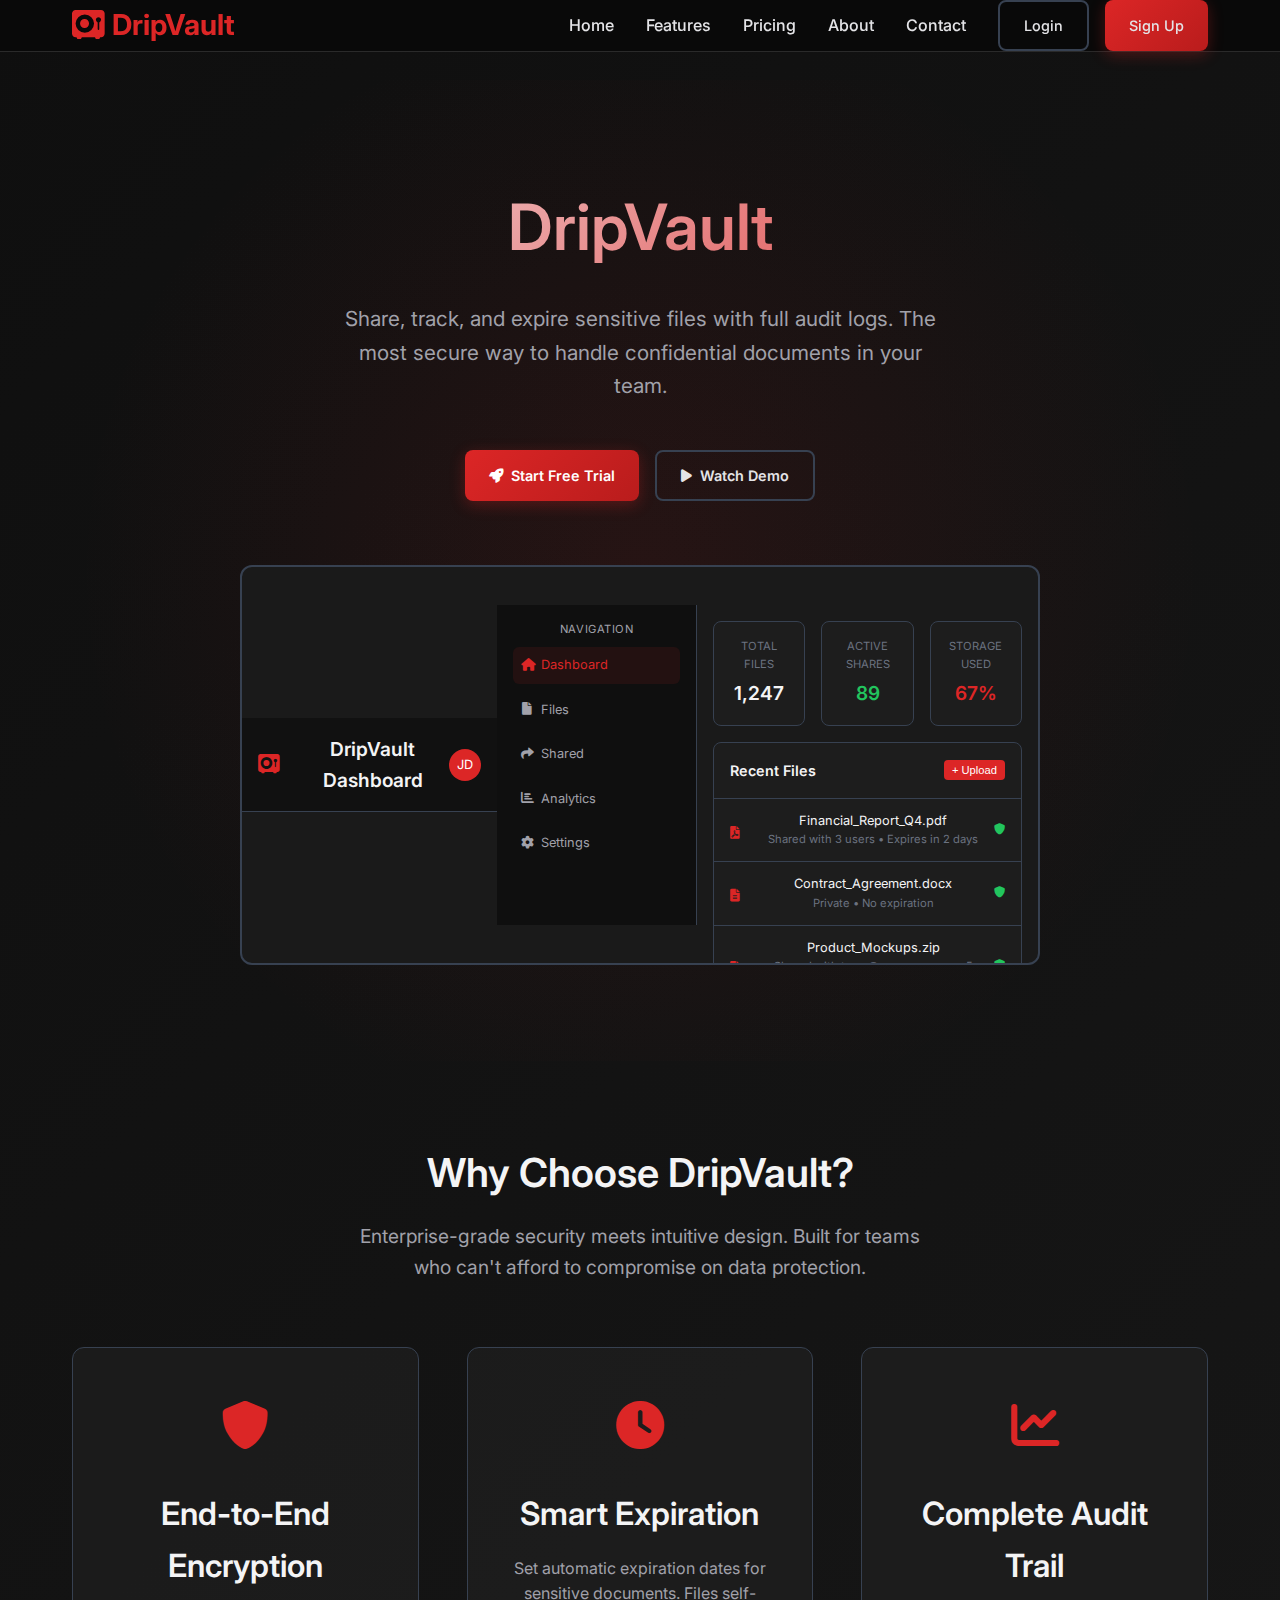
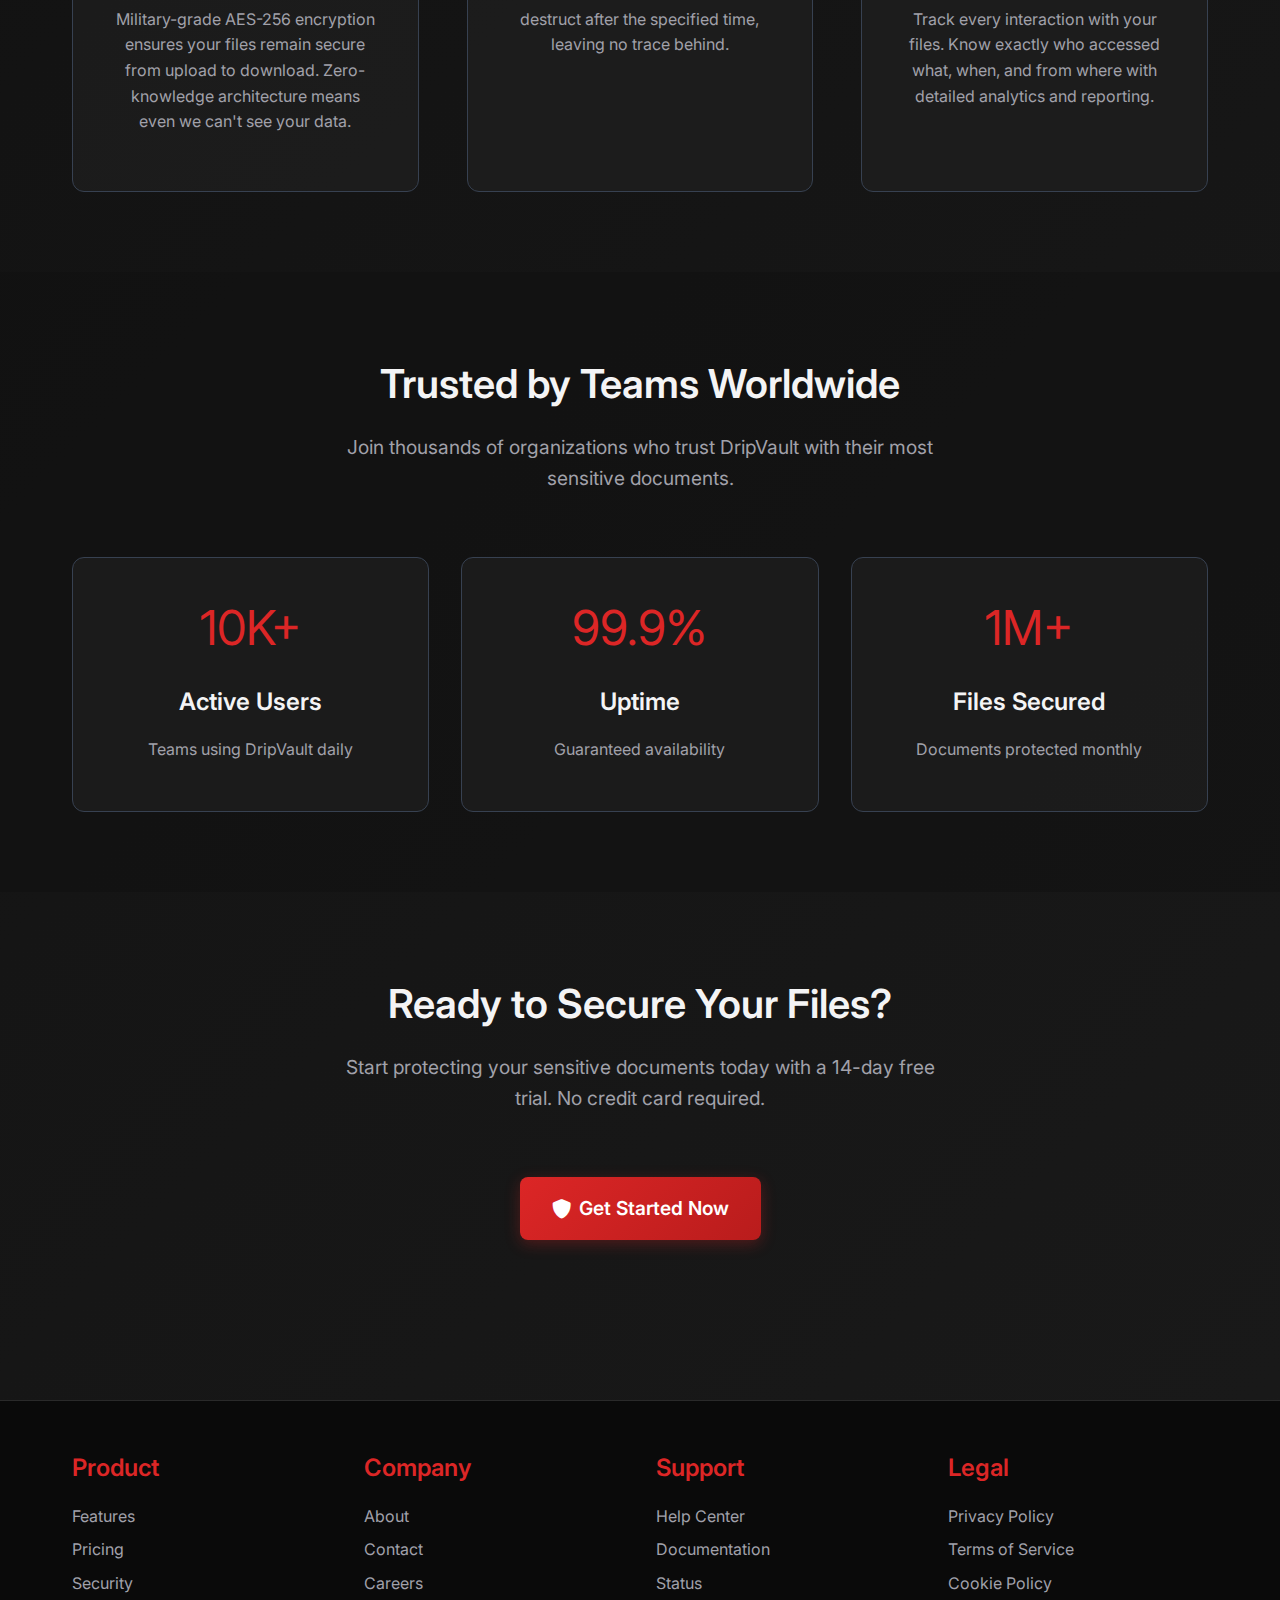
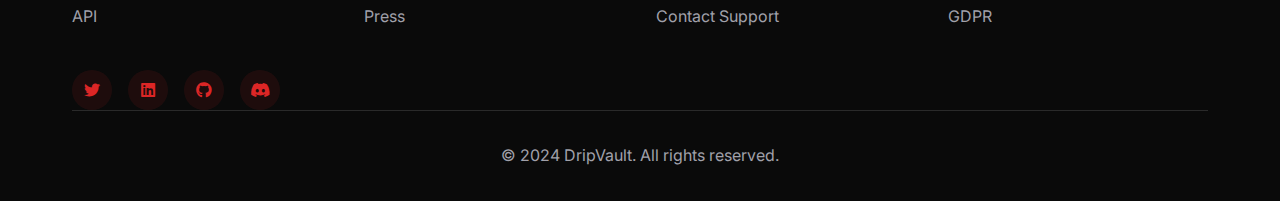
<file: index.html>
<!DOCTYPE html>
<html lang="en">
  <head>
    <meta charset="UTF-8" />
    <meta name="viewport" content="width=device-width, initial-scale=1.0" />
    <title>DripVault - Encrypted Document Sharing for Teams</title>
    <link rel="stylesheet" href="styles.css" />
    <link
      href="https://fonts.googleapis.com/css2?family=Inter:wght@300;400;500;600;700&display=swap"
      rel="stylesheet"
    />
    <link
      rel="stylesheet"
      href="https://cdnjs.cloudflare.com/ajax/libs/font-awesome/6.0.0/css/all.min.css"
    />
    <link
      rel="icon"
      type="image/x-icon"
      href="data:image/svg+xml,<svg xmlns='http://www.w3.org/2000/svg' viewBox='0 0 16 16'><text y='14'>🔒</text></svg>"
    />
  </head>
  <body>
    <header>
      <nav class="container">
        <a href="index.html" class="logo">
          <i class="fas fa-vault"></i>
          DripVault
        </a>
        <ul class="nav-links">
          <li><a href="index.html">Home</a></li>
          <li><a href="features.html">Features</a></li>
          <li><a href="pricing.html">Pricing</a></li>
          <li><a href="about.html">About</a></li>
          <li><a href="contact.html">Contact</a></li>
          <div class="auth-buttons">
            <a href="login.html" class="btn btn-secondary">Login</a>
            <a href="signup.html" class="btn btn-primary">Sign Up</a>
          </div>
        </ul>
        <div class="mobile-menu-toggle">
          <span></span>
          <span></span>
          <span></span>
        </div>
      </nav>
    </header>

    <main>
      <section class="hero">
        <div class="container">
          <h1 class="fade-in-up">DripVault</h1>
          <p class="fade-in-up">
            Share, track, and expire sensitive files with full audit logs. The
            most secure way to handle confidential documents in your team.
          </p>
          <div class="hero-cta fade-in-up">
            <a href="signup.html" class="btn btn-primary">
              <i class="fas fa-rocket"></i>
              Start Free Trial
            </a>
            <a href="features.html" class="btn btn-secondary">
              <i class="fas fa-play"></i>
              Watch Demo
            </a>
          </div>
          <div
            class="screenshot fade-in-up"
            style="
              padding: 0;
              background: #1a1a1a;
              border: 2px solid #374151;
              overflow: hidden;
            "
          >
            <!-- Dashboard Mockup -->
            <div
              style="
                background: #111;
                padding: 1rem;
                border-bottom: 1px solid #374151;
                display: flex;
                align-items: center;
                justify-content: space-between;
              "
            >
              <div style="display: flex; align-items: center; gap: 1rem">
                <div style="color: #dc2626; font-size: 1.2rem">
                  <i class="fas fa-vault"></i>
                </div>
                <span style="color: #f4f4f5; font-weight: 600"
                  >DripVault Dashboard</span
                >
              </div>
              <div style="display: flex; align-items: center; gap: 1rem">
                <div
                  style="
                    width: 32px;
                    height: 32px;
                    background: #dc2626;
                    border-radius: 50%;
                    display: flex;
                    align-items: center;
                    justify-content: center;
                    color: white;
                    font-size: 0.8rem;
                  "
                >
                  JD
                </div>
              </div>
            </div>

            <div style="display: flex; height: 320px">
              <!-- Sidebar -->
              <div
                style="
                  width: 200px;
                  background: #0f0f0f;
                  border-right: 1px solid #374151;
                  padding: 1rem;
                "
              >
                <div
                  style="
                    color: #a1a1aa;
                    font-size: 0.7rem;
                    margin-bottom: 0.5rem;
                    text-transform: uppercase;
                    letter-spacing: 0.05em;
                  "
                >
                  Navigation
                </div>
                <div style="display: flex; flex-direction: column; gap: 0.5rem">
                  <div
                    style="
                      display: flex;
                      align-items: center;
                      gap: 0.5rem;
                      padding: 0.5rem;
                      background: rgba(220, 38, 38, 0.1);
                      border-radius: 6px;
                      color: #dc2626;
                      font-size: 0.8rem;
                    "
                  >
                    <i class="fas fa-home" style="width: 12px"></i> Dashboard
                  </div>
                  <div
                    style="
                      display: flex;
                      align-items: center;
                      gap: 0.5rem;
                      padding: 0.5rem;
                      color: #a1a1aa;
                      font-size: 0.8rem;
                    "
                  >
                    <i class="fas fa-file" style="width: 12px"></i> Files
                  </div>
                  <div
                    style="
                      display: flex;
                      align-items: center;
                      gap: 0.5rem;
                      padding: 0.5rem;
                      color: #a1a1aa;
                      font-size: 0.8rem;
                    "
                  >
                    <i class="fas fa-share" style="width: 12px"></i> Shared
                  </div>
                  <div
                    style="
                      display: flex;
                      align-items: center;
                      gap: 0.5rem;
                      padding: 0.5rem;
                      color: #a1a1aa;
                      font-size: 0.8rem;
                    "
                  >
                    <i class="fas fa-chart-bar" style="width: 12px"></i>
                    Analytics
                  </div>
                  <div
                    style="
                      display: flex;
                      align-items: center;
                      gap: 0.5rem;
                      padding: 0.5rem;
                      color: #a1a1aa;
                      font-size: 0.8rem;
                    "
                  >
                    <i class="fas fa-cog" style="width: 12px"></i> Settings
                  </div>
                </div>
              </div>

              <!-- Main Content -->
              <div style="flex: 1; padding: 1rem; background: #1a1a1a">
                <!-- Stats Cards -->
                <div
                  style="
                    display: grid;
                    grid-template-columns: repeat(3, 1fr);
                    gap: 1rem;
                    margin-bottom: 1rem;
                  "
                >
                  <div
                    style="
                      background: rgba(30, 30, 30, 0.8);
                      padding: 1rem;
                      border-radius: 8px;
                      border: 1px solid #374151;
                    "
                  >
                    <div
                      style="
                        color: #6b7280;
                        font-size: 0.7rem;
                        margin-bottom: 0.25rem;
                      "
                    >
                      TOTAL FILES
                    </div>
                    <div
                      style="
                        color: #f4f4f5;
                        font-size: 1.2rem;
                        font-weight: 600;
                      "
                    >
                      1,247
                    </div>
                  </div>
                  <div
                    style="
                      background: rgba(30, 30, 30, 0.8);
                      padding: 1rem;
                      border-radius: 8px;
                      border: 1px solid #374151;
                    "
                  >
                    <div
                      style="
                        color: #6b7280;
                        font-size: 0.7rem;
                        margin-bottom: 0.25rem;
                      "
                    >
                      ACTIVE SHARES
                    </div>
                    <div
                      style="
                        color: #22c55e;
                        font-size: 1.2rem;
                        font-weight: 600;
                      "
                    >
                      89
                    </div>
                  </div>
                  <div
                    style="
                      background: rgba(30, 30, 30, 0.8);
                      padding: 1rem;
                      border-radius: 8px;
                      border: 1px solid #374151;
                    "
                  >
                    <div
                      style="
                        color: #6b7280;
                        font-size: 0.7rem;
                        margin-bottom: 0.25rem;
                      "
                    >
                      STORAGE USED
                    </div>
                    <div
                      style="
                        color: #dc2626;
                        font-size: 1.2rem;
                        font-weight: 600;
                      "
                    >
                      67%
                    </div>
                  </div>
                </div>

                <!-- Recent Files -->
                <div
                  style="
                    background: rgba(30, 30, 30, 0.8);
                    border-radius: 8px;
                    border: 1px solid #374151;
                    overflow: hidden;
                  "
                >
                  <div
                    style="
                      padding: 1rem;
                      border-bottom: 1px solid #374151;
                      display: flex;
                      align-items: center;
                      justify-content: space-between;
                    "
                  >
                    <h3 style="color: #f4f4f5; font-size: 0.9rem; margin: 0">
                      Recent Files
                    </h3>
                    <button
                      style="
                        background: #dc2626;
                        color: white;
                        border: none;
                        padding: 0.25rem 0.5rem;
                        border-radius: 4px;
                        font-size: 0.7rem;
                      "
                    >
                      + Upload
                    </button>
                  </div>

                  <div style="padding: 0">
                    <div
                      style="
                        display: flex;
                        align-items: center;
                        padding: 0.75rem 1rem;
                        border-bottom: 1px solid #374151;
                      "
                    >
                      <div style="color: #dc2626; margin-right: 0.75rem">
                        <i
                          class="fas fa-file-pdf"
                          style="font-size: 0.8rem"
                        ></i>
                      </div>
                      <div style="flex: 1">
                        <div style="color: #f4f4f5; font-size: 0.8rem">
                          Financial_Report_Q4.pdf
                        </div>
                        <div style="color: #6b7280; font-size: 0.7rem">
                          Shared with 3 users • Expires in 2 days
                        </div>
                      </div>
                      <div style="color: #22c55e; font-size: 0.7rem">
                        <i class="fas fa-shield-alt"></i>
                      </div>
                    </div>

                    <div
                      style="
                        display: flex;
                        align-items: center;
                        padding: 0.75rem 1rem;
                        border-bottom: 1px solid #374151;
                      "
                    >
                      <div style="color: #dc2626; margin-right: 0.75rem">
                        <i
                          class="fas fa-file-alt"
                          style="font-size: 0.8rem"
                        ></i>
                      </div>
                      <div style="flex: 1">
                        <div style="color: #f4f4f5; font-size: 0.8rem">
                          Contract_Agreement.docx
                        </div>
                        <div style="color: #6b7280; font-size: 0.7rem">
                          Private • No expiration
                        </div>
                      </div>
                      <div style="color: #22c55e; font-size: 0.7rem">
                        <i class="fas fa-shield-alt"></i>
                      </div>
                    </div>

                    <div
                      style="
                        display: flex;
                        align-items: center;
                        padding: 0.75rem 1rem;
                      "
                    >
                      <div style="color: #dc2626; margin-right: 0.75rem">
                        <i
                          class="fas fa-file-image"
                          style="font-size: 0.8rem"
                        ></i>
                      </div>
                      <div style="flex: 1">
                        <div style="color: #f4f4f5; font-size: 0.8rem">
                          Product_Mockups.zip
                        </div>
                        <div style="color: #6b7280; font-size: 0.7rem">
                          Shared with team@company.com • 5 downloads left
                        </div>
                      </div>
                      <div style="color: #22c55e; font-size: 0.7rem">
                        <i class="fas fa-shield-alt"></i>
                      </div>
                    </div>
                  </div>
                </div>
              </div>
            </div>
          </div>
        </div>
      </section>

      <section class="section">
        <div class="container">
          <div class="section-header">
            <h2>Why Choose DripVault?</h2>
            <p>
              Enterprise-grade security meets intuitive design. Built for teams
              who can't afford to compromise on data protection.
            </p>
          </div>

          <div class="features-grid">
            <div class="feature-card fade-in-up">
              <div class="feature-icon">
                <i class="fas fa-shield-alt"></i>
              </div>
              <h3>End-to-End Encryption</h3>
              <p>
                Military-grade AES-256 encryption ensures your files remain
                secure from upload to download. Zero-knowledge architecture
                means even we can't see your data.
              </p>
            </div>

            <div class="feature-card fade-in-up">
              <div class="feature-icon">
                <i class="fas fa-clock"></i>
              </div>
              <h3>Smart Expiration</h3>
              <p>
                Set automatic expiration dates for sensitive documents. Files
                self-destruct after the specified time, leaving no trace behind.
              </p>
            </div>

            <div class="feature-card fade-in-up">
              <div class="feature-icon">
                <i class="fas fa-chart-line"></i>
              </div>
              <h3>Complete Audit Trail</h3>
              <p>
                Track every interaction with your files. Know exactly who
                accessed what, when, and from where with detailed analytics and
                reporting.
              </p>
            </div>
          </div>
        </div>
      </section>

      <section class="section" style="background: rgba(15, 15, 15, 0.5)">
        <div class="container">
          <div class="section-header">
            <h2>Trusted by Teams Worldwide</h2>
            <p>
              Join thousands of organizations who trust DripVault with their
              most sensitive documents.
            </p>
          </div>

          <div
            style="
              display: grid;
              grid-template-columns: repeat(auto-fit, minmax(200px, 1fr));
              gap: 2rem;
              margin-top: 3rem;
            "
          >
            <div
              style="
                text-align: center;
                padding: 2rem;
                background: rgba(30, 30, 30, 0.8);
                border-radius: 12px;
                border: 1px solid #374151;
              "
            >
              <div style="font-size: 3rem; color: #dc2626; margin-bottom: 1rem">
                10K+
              </div>
              <h4>Active Users</h4>
              <p>Teams using DripVault daily</p>
            </div>

            <div
              style="
                text-align: center;
                padding: 2rem;
                background: rgba(30, 30, 30, 0.8);
                border-radius: 12px;
                border: 1px solid #374151;
              "
            >
              <div style="font-size: 3rem; color: #dc2626; margin-bottom: 1rem">
                99.9%
              </div>
              <h4>Uptime</h4>
              <p>Guaranteed availability</p>
            </div>

            <div
              style="
                text-align: center;
                padding: 2rem;
                background: rgba(30, 30, 30, 0.8);
                border-radius: 12px;
                border: 1px solid #374151;
              "
            >
              <div style="font-size: 3rem; color: #dc2626; margin-bottom: 1rem">
                1M+
              </div>
              <h4>Files Secured</h4>
              <p>Documents protected monthly</p>
            </div>
          </div>
        </div>
      </section>

      <section class="section">
        <div class="container">
          <div class="section-header">
            <h2>Ready to Secure Your Files?</h2>
            <p>
              Start protecting your sensitive documents today with a 14-day free
              trial. No credit card required.
            </p>
          </div>

          <div style="text-align: center">
            <a
              href="signup.html"
              class="btn btn-primary"
              style="font-size: 1.2rem; padding: 1rem 2rem"
            >
              <i class="fas fa-shield-alt"></i>
              Get Started Now
            </a>
          </div>
        </div>
      </section>
    </main>

    <footer>
      <div class="container">
        <div class="footer-content">
          <div class="footer-section">
            <h4>Product</h4>
            <ul>
              <li><a href="features.html">Features</a></li>
              <li><a href="pricing.html">Pricing</a></li>
              <li><a href="#">Security</a></li>
              <li><a href="#">API</a></li>
            </ul>
          </div>

          <div class="footer-section">
            <h4>Company</h4>
            <ul>
              <li><a href="about.html">About</a></li>
              <li><a href="contact.html">Contact</a></li>
              <li><a href="#">Careers</a></li>
              <li><a href="#">Press</a></li>
            </ul>
          </div>

          <div class="footer-section">
            <h4>Support</h4>
            <ul>
              <li><a href="#">Help Center</a></li>
              <li><a href="#">Documentation</a></li>
              <li><a href="#">Status</a></li>
              <li><a href="contact.html">Contact Support</a></li>
            </ul>
          </div>

          <div class="footer-section">
            <h4>Legal</h4>
            <ul>
              <li><a href="#">Privacy Policy</a></li>
              <li><a href="#">Terms of Service</a></li>
              <li><a href="#">Cookie Policy</a></li>
              <li><a href="#">GDPR</a></li>
            </ul>
          </div>
        </div>

        <div class="social-icons">
          <a href="#"><i class="fab fa-twitter"></i></a>
          <a href="#"><i class="fab fa-linkedin"></i></a>
          <a href="#"><i class="fab fa-github"></i></a>
          <a href="#"><i class="fab fa-discord"></i></a>
        </div>

        <div class="footer-bottom">
          <p>&copy; 2024 DripVault. All rights reserved.</p>
        </div>
      </div>
    </footer>

    <script>
      // Mobile menu toggle
      const mobileToggle = document.querySelector(".mobile-menu-toggle");
      const navLinks = document.querySelector(".nav-links");

      mobileToggle.addEventListener("click", () => {
        navLinks.classList.toggle("active");
      });

      // Fade in animation on scroll
      const observerOptions = {
        threshold: 0.1,
        rootMargin: "0px 0px -50px 0px",
      };

      const observer = new IntersectionObserver((entries) => {
        entries.forEach((entry) => {
          if (entry.isIntersecting) {
            entry.target.classList.add("fade-in-up");
          }
        });
      }, observerOptions);

      document.querySelectorAll(".feature-card").forEach((card) => {
        observer.observe(card);
      });
    </script>
  </body>
</html>
</file>
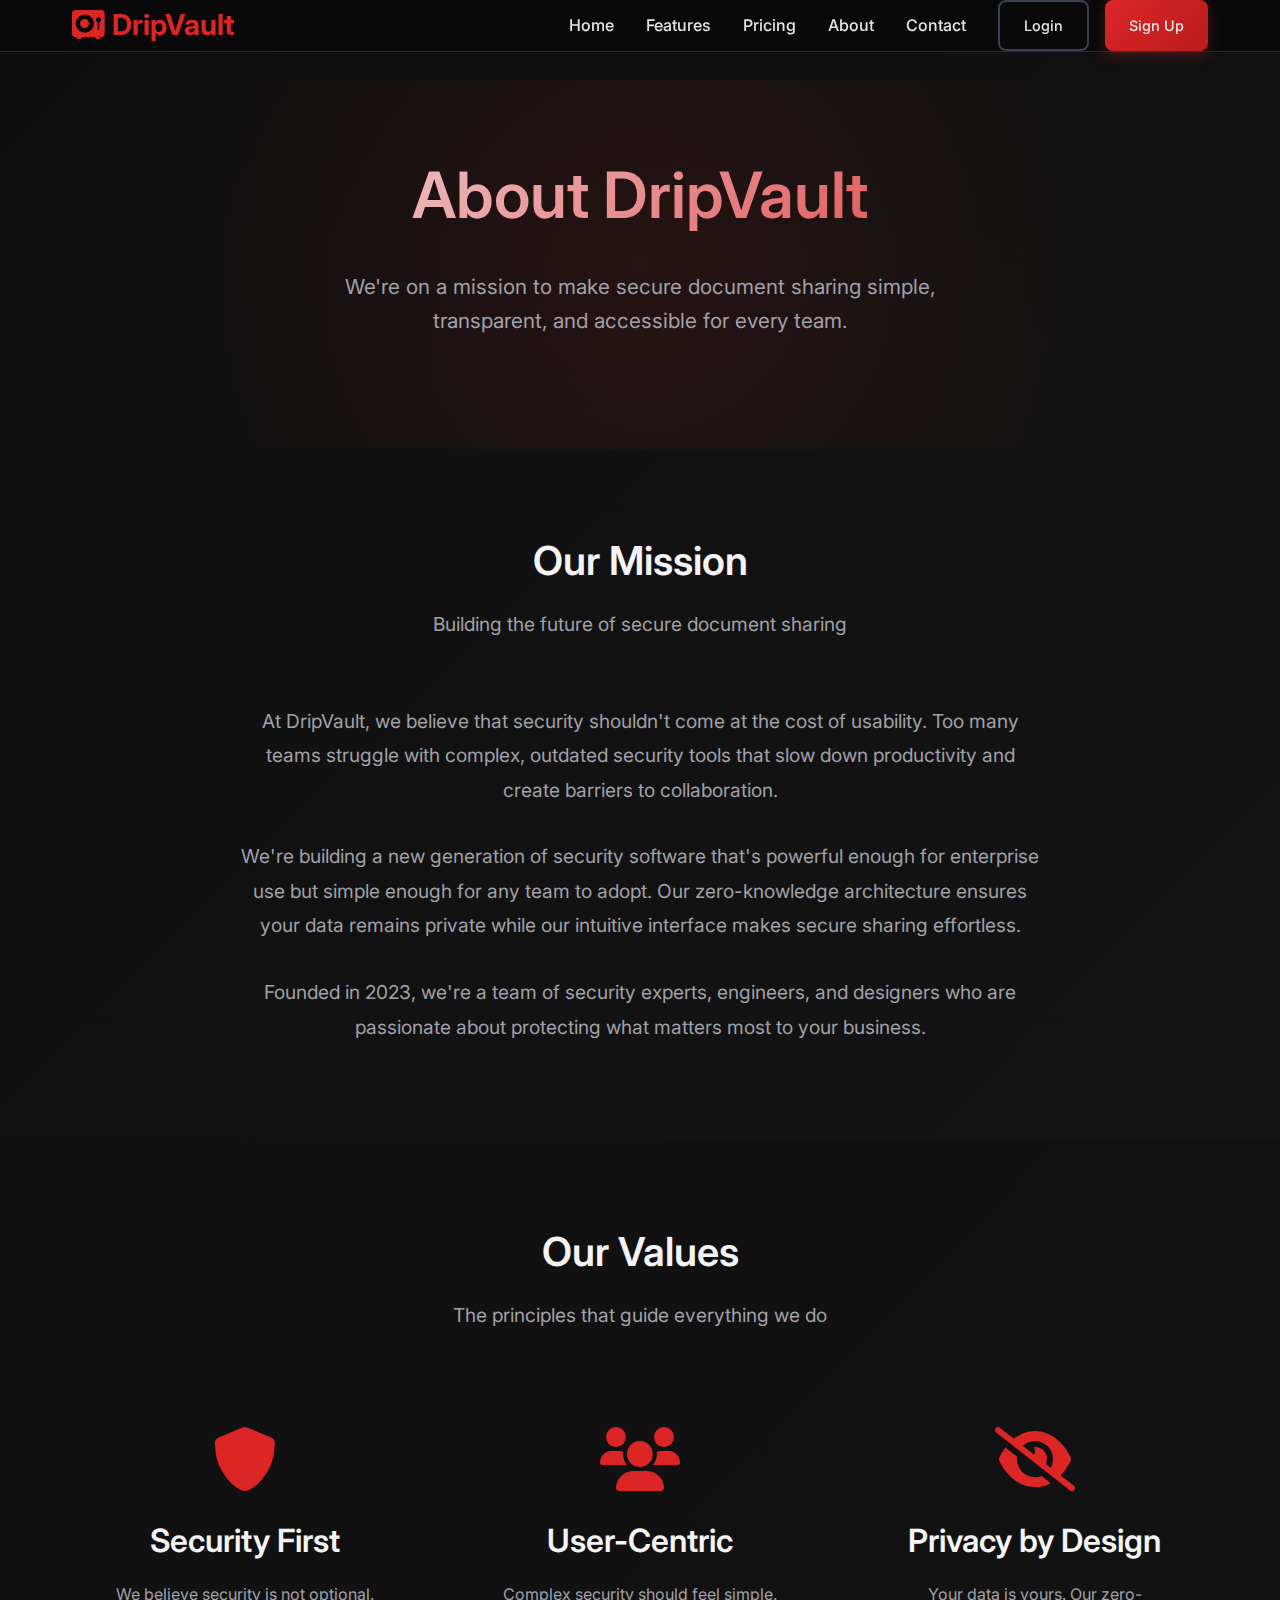
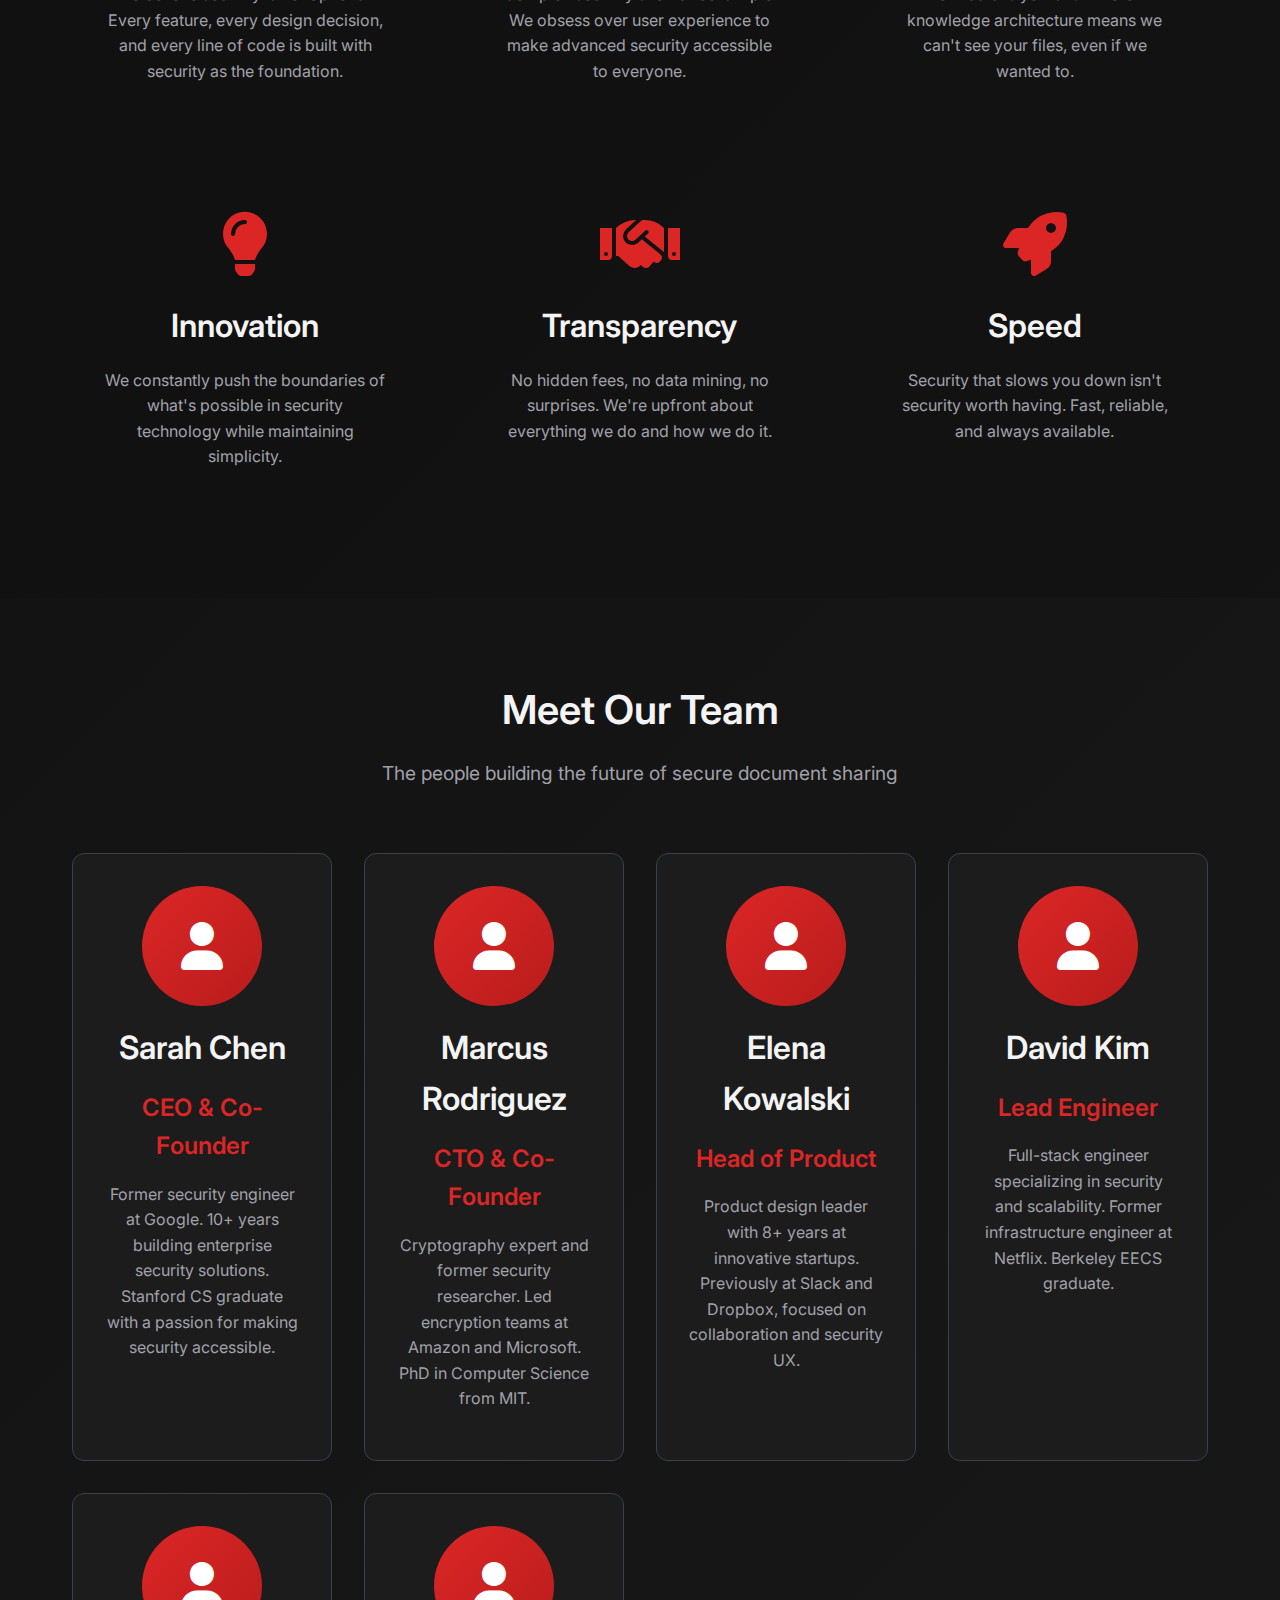
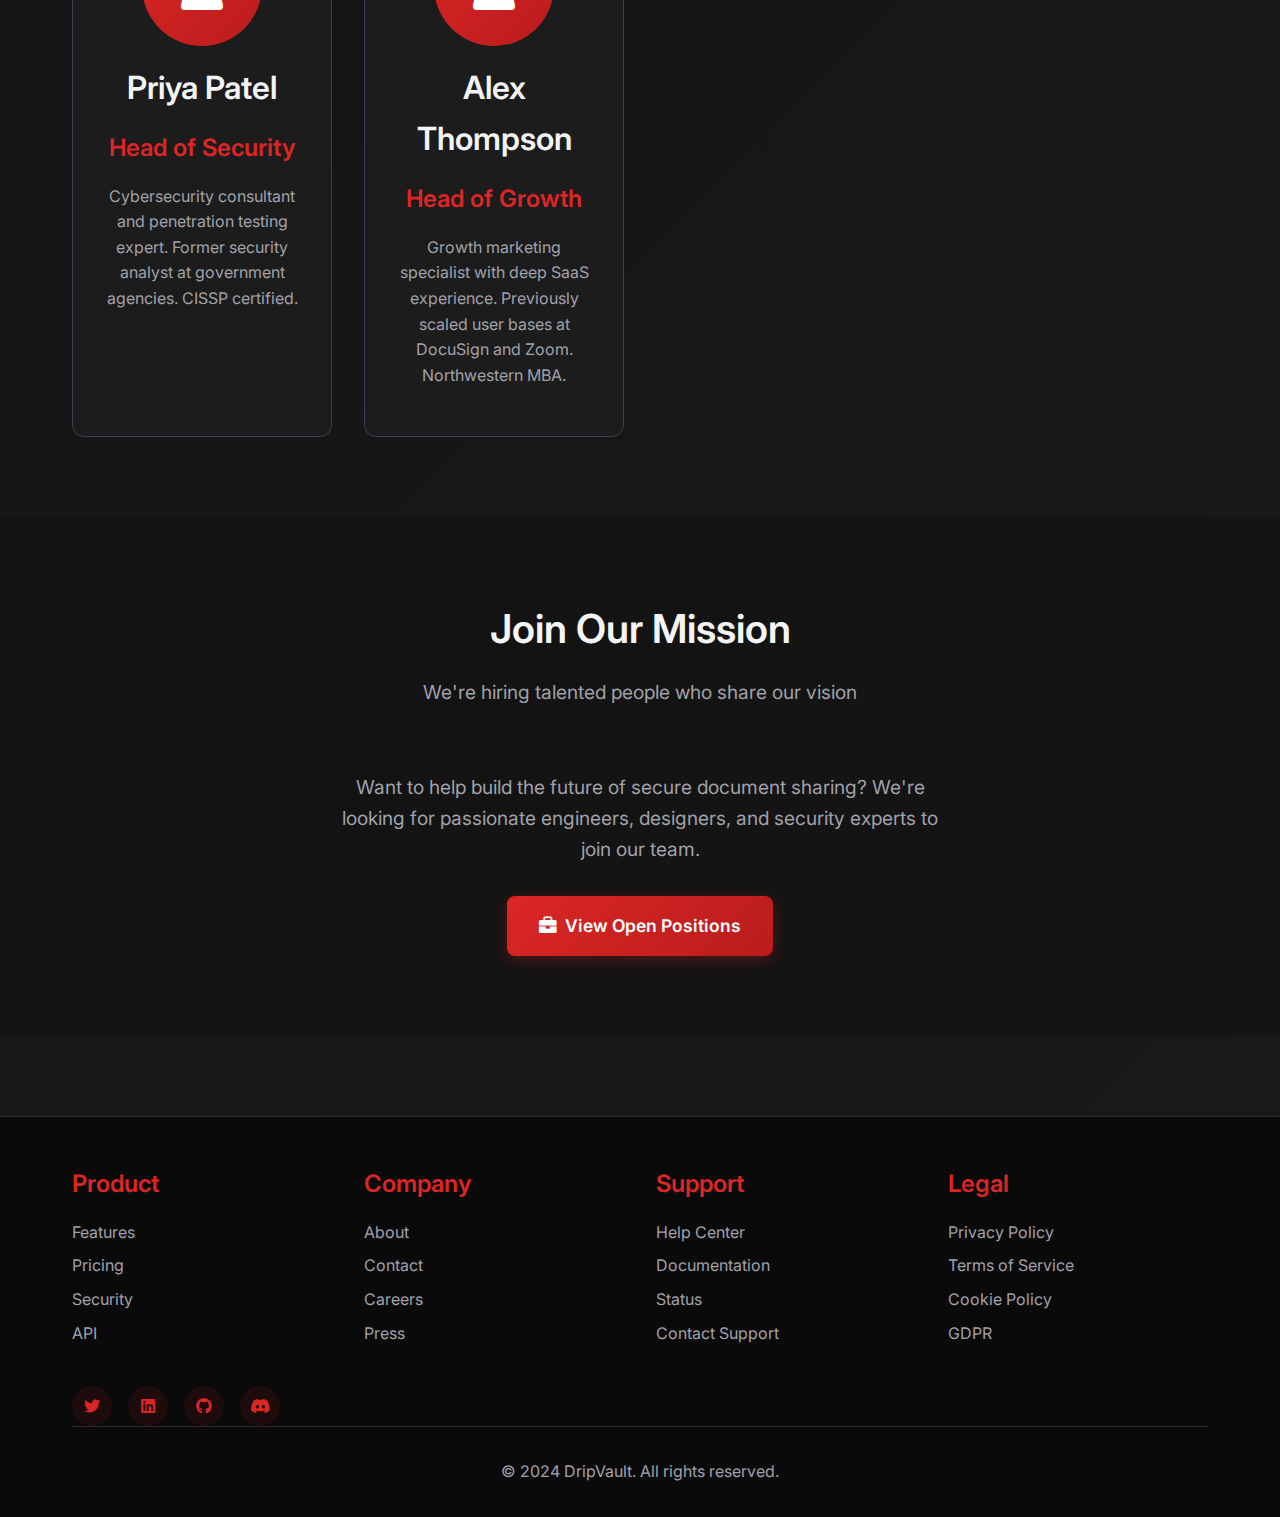
<file: about.html>
<!DOCTYPE html>
<html lang="en">
  <head>
    <meta charset="UTF-8" />
    <meta name="viewport" content="width=device-width, initial-scale=1.0" />
    <title>About - DripVault</title>
    <link rel="stylesheet" href="styles.css" />
    <link
      href="https://fonts.googleapis.com/css2?family=Inter:wght@300;400;500;600;700&display=swap"
      rel="stylesheet"
    />
    <link
      rel="stylesheet"
      href="https://cdnjs.cloudflare.com/ajax/libs/font-awesome/6.0.0/css/all.min.css"
    />
    <link
      rel="icon"
      type="image/x-icon"
      href="data:image/svg+xml,<svg xmlns='http://www.w3.org/2000/svg' viewBox='0 0 16 16'><text y='14'>🔒</text></svg>"
    />
  </head>
  <body>
    <header>
      <nav class="container">
        <a href="index.html" class="logo">
          <i class="fas fa-vault"></i>
          DripVault
        </a>
        <ul class="nav-links">
          <li><a href="index.html">Home</a></li>
          <li><a href="features.html">Features</a></li>
          <li><a href="pricing.html">Pricing</a></li>
          <li><a href="about.html">About</a></li>
          <li><a href="contact.html">Contact</a></li>
          <div class="auth-buttons">
            <a href="login.html" class="btn btn-secondary">Login</a>
            <a href="signup.html" class="btn btn-primary">Sign Up</a>
          </div>
        </ul>
        <div class="mobile-menu-toggle">
          <span></span>
          <span></span>
          <span></span>
        </div>
      </nav>
    </header>

    <main>
      <section class="hero" style="padding: 4rem 0">
        <div class="container">
          <h1>About DripVault</h1>
          <p>
            We're on a mission to make secure document sharing simple,
            transparent, and accessible for every team.
          </p>
        </div>
      </section>

      <section class="section">
        <div class="container">
          <div class="section-header">
            <h2>Our Mission</h2>
            <p>Building the future of secure document sharing</p>
          </div>

          <div style="max-width: 800px; margin: 0 auto; text-align: center">
            <p style="font-size: 1.2rem; line-height: 1.8; margin-bottom: 2rem">
              At DripVault, we believe that security shouldn't come at the cost
              of usability. Too many teams struggle with complex, outdated
              security tools that slow down productivity and create barriers to
              collaboration.
            </p>
            <p style="font-size: 1.2rem; line-height: 1.8; margin-bottom: 2rem">
              We're building a new generation of security software that's
              powerful enough for enterprise use but simple enough for any team
              to adopt. Our zero-knowledge architecture ensures your data
              remains private while our intuitive interface makes secure sharing
              effortless.
            </p>
            <p style="font-size: 1.2rem; line-height: 1.8">
              Founded in 2023, we're a team of security experts, engineers, and
              designers who are passionate about protecting what matters most to
              your business.
            </p>
          </div>
        </div>
      </section>

      <section class="section" style="background: rgba(15, 15, 15, 0.5)">
        <div class="container">
          <div class="section-header">
            <h2>Our Values</h2>
            <p>The principles that guide everything we do</p>
          </div>

          <div
            style="
              display: grid;
              grid-template-columns: repeat(auto-fit, minmax(300px, 1fr));
              gap: 3rem;
              margin-top: 3rem;
            "
          >
            <div style="text-align: center; padding: 2rem">
              <i
                class="fas fa-shield-alt"
                style="font-size: 4rem; color: #dc2626; margin-bottom: 1.5rem"
              ></i>
              <h3>Security First</h3>
              <p>
                We believe security is not optional. Every feature, every design
                decision, and every line of code is built with security as the
                foundation.
              </p>
            </div>

            <div style="text-align: center; padding: 2rem">
              <i
                class="fas fa-users"
                style="font-size: 4rem; color: #dc2626; margin-bottom: 1.5rem"
              ></i>
              <h3>User-Centric</h3>
              <p>
                Complex security should feel simple. We obsess over user
                experience to make advanced security accessible to everyone.
              </p>
            </div>

            <div style="text-align: center; padding: 2rem">
              <i
                class="fas fa-eye-slash"
                style="font-size: 4rem; color: #dc2626; margin-bottom: 1.5rem"
              ></i>
              <h3>Privacy by Design</h3>
              <p>
                Your data is yours. Our zero-knowledge architecture means we
                can't see your files, even if we wanted to.
              </p>
            </div>

            <div style="text-align: center; padding: 2rem">
              <i
                class="fas fa-lightbulb"
                style="font-size: 4rem; color: #dc2626; margin-bottom: 1.5rem"
              ></i>
              <h3>Innovation</h3>
              <p>
                We constantly push the boundaries of what's possible in security
                technology while maintaining simplicity.
              </p>
            </div>

            <div style="text-align: center; padding: 2rem">
              <i
                class="fas fa-handshake"
                style="font-size: 4rem; color: #dc2626; margin-bottom: 1.5rem"
              ></i>
              <h3>Transparency</h3>
              <p>
                No hidden fees, no data mining, no surprises. We're upfront
                about everything we do and how we do it.
              </p>
            </div>

            <div style="text-align: center; padding: 2rem">
              <i
                class="fas fa-rocket"
                style="font-size: 4rem; color: #dc2626; margin-bottom: 1.5rem"
              ></i>
              <h3>Speed</h3>
              <p>
                Security that slows you down isn't security worth having. Fast,
                reliable, and always available.
              </p>
            </div>
          </div>
        </div>
      </section>

      <section class="section">
        <div class="container">
          <div class="section-header">
            <h2>Meet Our Team</h2>
            <p>The people building the future of secure document sharing</p>
          </div>

          <div class="team-grid">
            <div class="team-member">
              <div class="team-avatar">
                <i class="fas fa-user"></i>
              </div>
              <h3>Sarah Chen</h3>
              <h4 style="color: #dc2626; margin-bottom: 1rem">
                CEO & Co-Founder
              </h4>
              <p>
                Former security engineer at Google. 10+ years building
                enterprise security solutions. Stanford CS graduate with a
                passion for making security accessible.
              </p>
            </div>

            <div class="team-member">
              <div class="team-avatar">
                <i class="fas fa-user"></i>
              </div>
              <h3>Marcus Rodriguez</h3>
              <h4 style="color: #dc2626; margin-bottom: 1rem">
                CTO & Co-Founder
              </h4>
              <p>
                Cryptography expert and former security researcher. Led
                encryption teams at Amazon and Microsoft. PhD in Computer
                Science from MIT.
              </p>
            </div>

            <div class="team-member">
              <div class="team-avatar">
                <i class="fas fa-user"></i>
              </div>
              <h3>Elena Kowalski</h3>
              <h4 style="color: #dc2626; margin-bottom: 1rem">
                Head of Product
              </h4>
              <p>
                Product design leader with 8+ years at innovative startups.
                Previously at Slack and Dropbox, focused on collaboration and
                security UX.
              </p>
            </div>

            <div class="team-member">
              <div class="team-avatar">
                <i class="fas fa-user"></i>
              </div>
              <h3>David Kim</h3>
              <h4 style="color: #dc2626; margin-bottom: 1rem">Lead Engineer</h4>
              <p>
                Full-stack engineer specializing in security and scalability.
                Former infrastructure engineer at Netflix. Berkeley EECS
                graduate.
              </p>
            </div>

            <div class="team-member">
              <div class="team-avatar">
                <i class="fas fa-user"></i>
              </div>
              <h3>Priya Patel</h3>
              <h4 style="color: #dc2626; margin-bottom: 1rem">
                Head of Security
              </h4>
              <p>
                Cybersecurity consultant and penetration testing expert. Former
                security analyst at government agencies. CISSP certified.
              </p>
            </div>

            <div class="team-member">
              <div class="team-avatar">
                <i class="fas fa-user"></i>
              </div>
              <h3>Alex Thompson</h3>
              <h4 style="color: #dc2626; margin-bottom: 1rem">
                Head of Growth
              </h4>
              <p>
                Growth marketing specialist with deep SaaS experience.
                Previously scaled user bases at DocuSign and Zoom. Northwestern
                MBA.
              </p>
            </div>
          </div>
        </div>
      </section>

      <section class="section" style="background: rgba(15, 15, 15, 0.5)">
        <div class="container">
          <div class="section-header">
            <h2>Join Our Mission</h2>
            <p>We're hiring talented people who share our vision</p>
          </div>

          <div style="text-align: center; max-width: 600px; margin: 0 auto">
            <p style="font-size: 1.2rem; margin-bottom: 2rem">
              Want to help build the future of secure document sharing? We're
              looking for passionate engineers, designers, and security experts
              to join our team.
            </p>
            <a
              href="contact.html"
              class="btn btn-primary"
              style="font-size: 1.1rem; padding: 1rem 2rem"
            >
              <i class="fas fa-briefcase"></i>
              View Open Positions
            </a>
          </div>
        </div>
      </section>
    </main>

    <footer>
      <div class="container">
        <div class="footer-content">
          <div class="footer-section">
            <h4>Product</h4>
            <ul>
              <li><a href="features.html">Features</a></li>
              <li><a href="pricing.html">Pricing</a></li>
              <li><a href="#">Security</a></li>
              <li><a href="#">API</a></li>
            </ul>
          </div>

          <div class="footer-section">
            <h4>Company</h4>
            <ul>
              <li><a href="about.html">About</a></li>
              <li><a href="contact.html">Contact</a></li>
              <li><a href="#">Careers</a></li>
              <li><a href="#">Press</a></li>
            </ul>
          </div>

          <div class="footer-section">
            <h4>Support</h4>
            <ul>
              <li><a href="#">Help Center</a></li>
              <li><a href="#">Documentation</a></li>
              <li><a href="#">Status</a></li>
              <li><a href="contact.html">Contact Support</a></li>
            </ul>
          </div>

          <div class="footer-section">
            <h4>Legal</h4>
            <ul>
              <li><a href="#">Privacy Policy</a></li>
              <li><a href="#">Terms of Service</a></li>
              <li><a href="#">Cookie Policy</a></li>
              <li><a href="#">GDPR</a></li>
            </ul>
          </div>
        </div>

        <div class="social-icons">
          <a href="#"><i class="fab fa-twitter"></i></a>
          <a href="#"><i class="fab fa-linkedin"></i></a>
          <a href="#"><i class="fab fa-github"></i></a>
          <a href="#"><i class="fab fa-discord"></i></a>
        </div>

        <div class="footer-bottom">
          <p>&copy; 2024 DripVault. All rights reserved.</p>
        </div>
      </div>
    </footer>

    <script>
      // Mobile menu toggle
      const mobileToggle = document.querySelector(".mobile-menu-toggle");
      const navLinks = document.querySelector(".nav-links");

      mobileToggle.addEventListener("click", () => {
        navLinks.classList.toggle("active");
      });
    </script>
  </body>
</html>
</file>
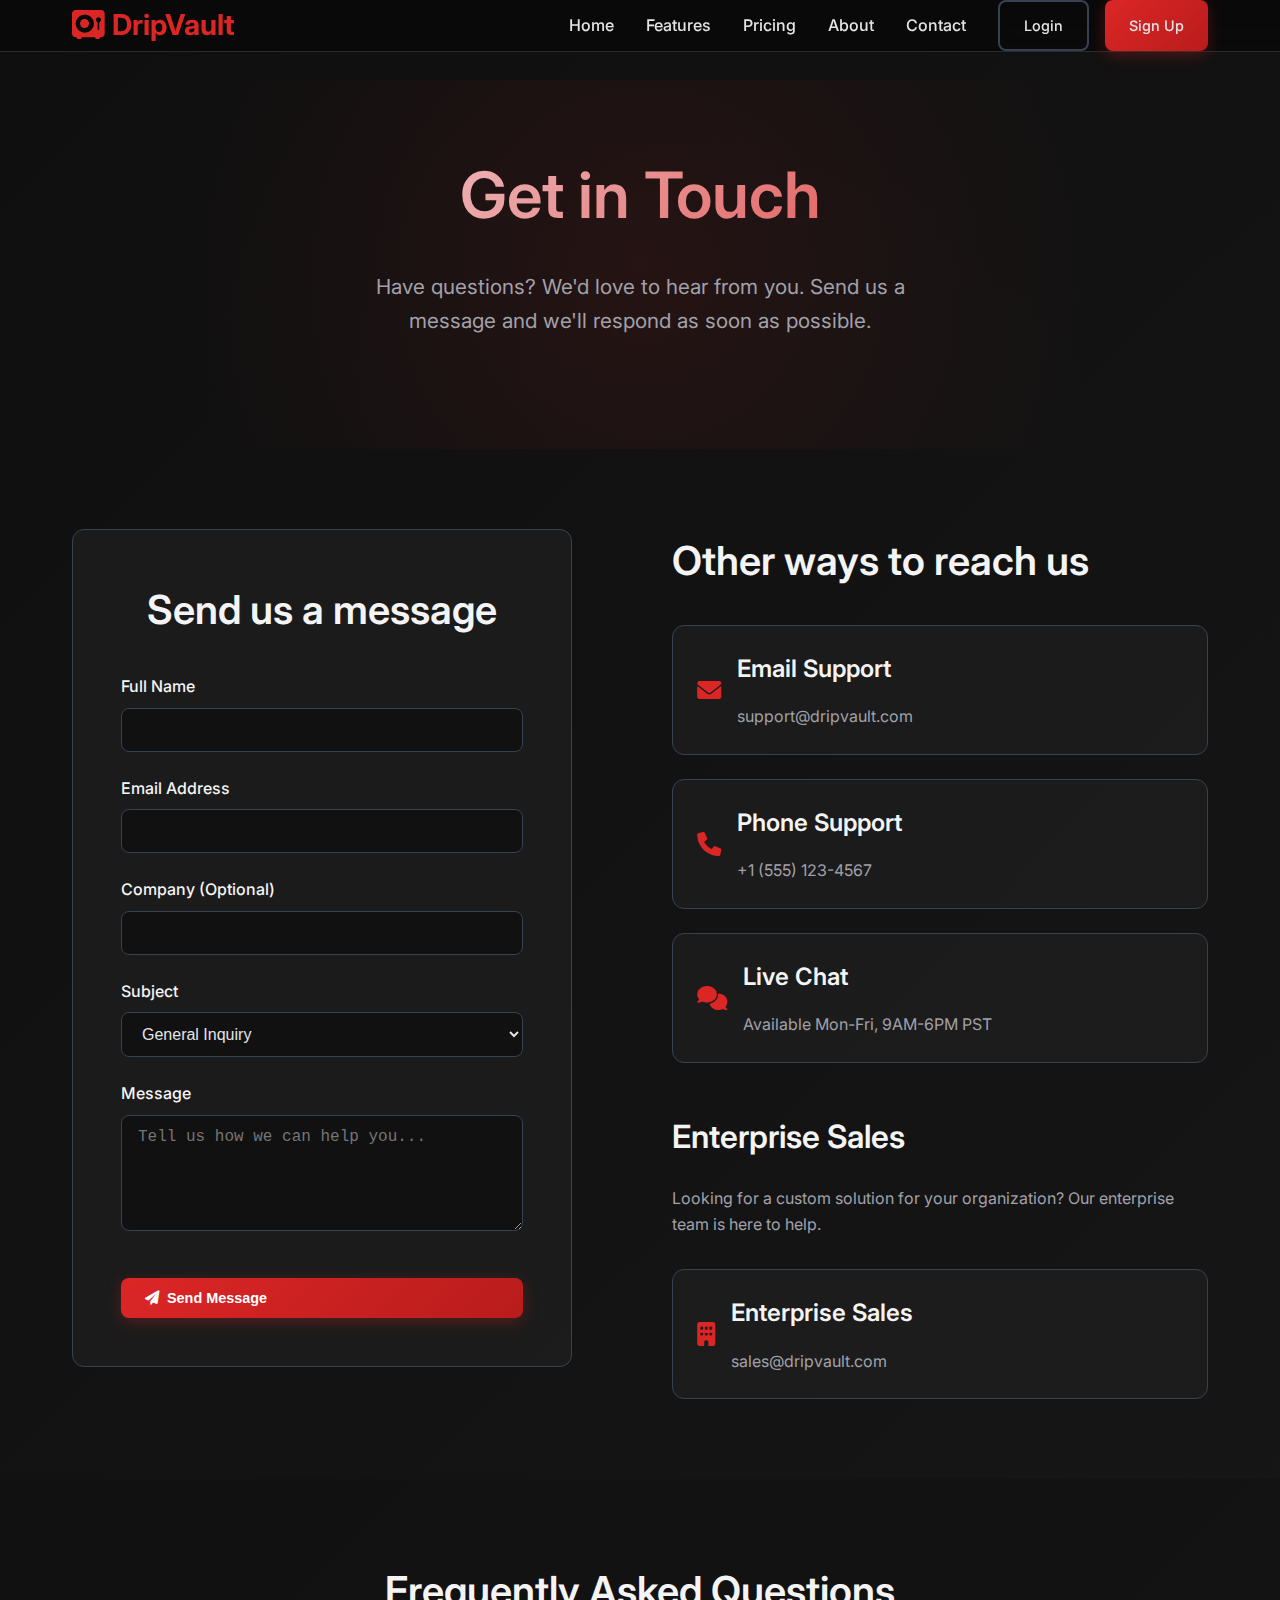
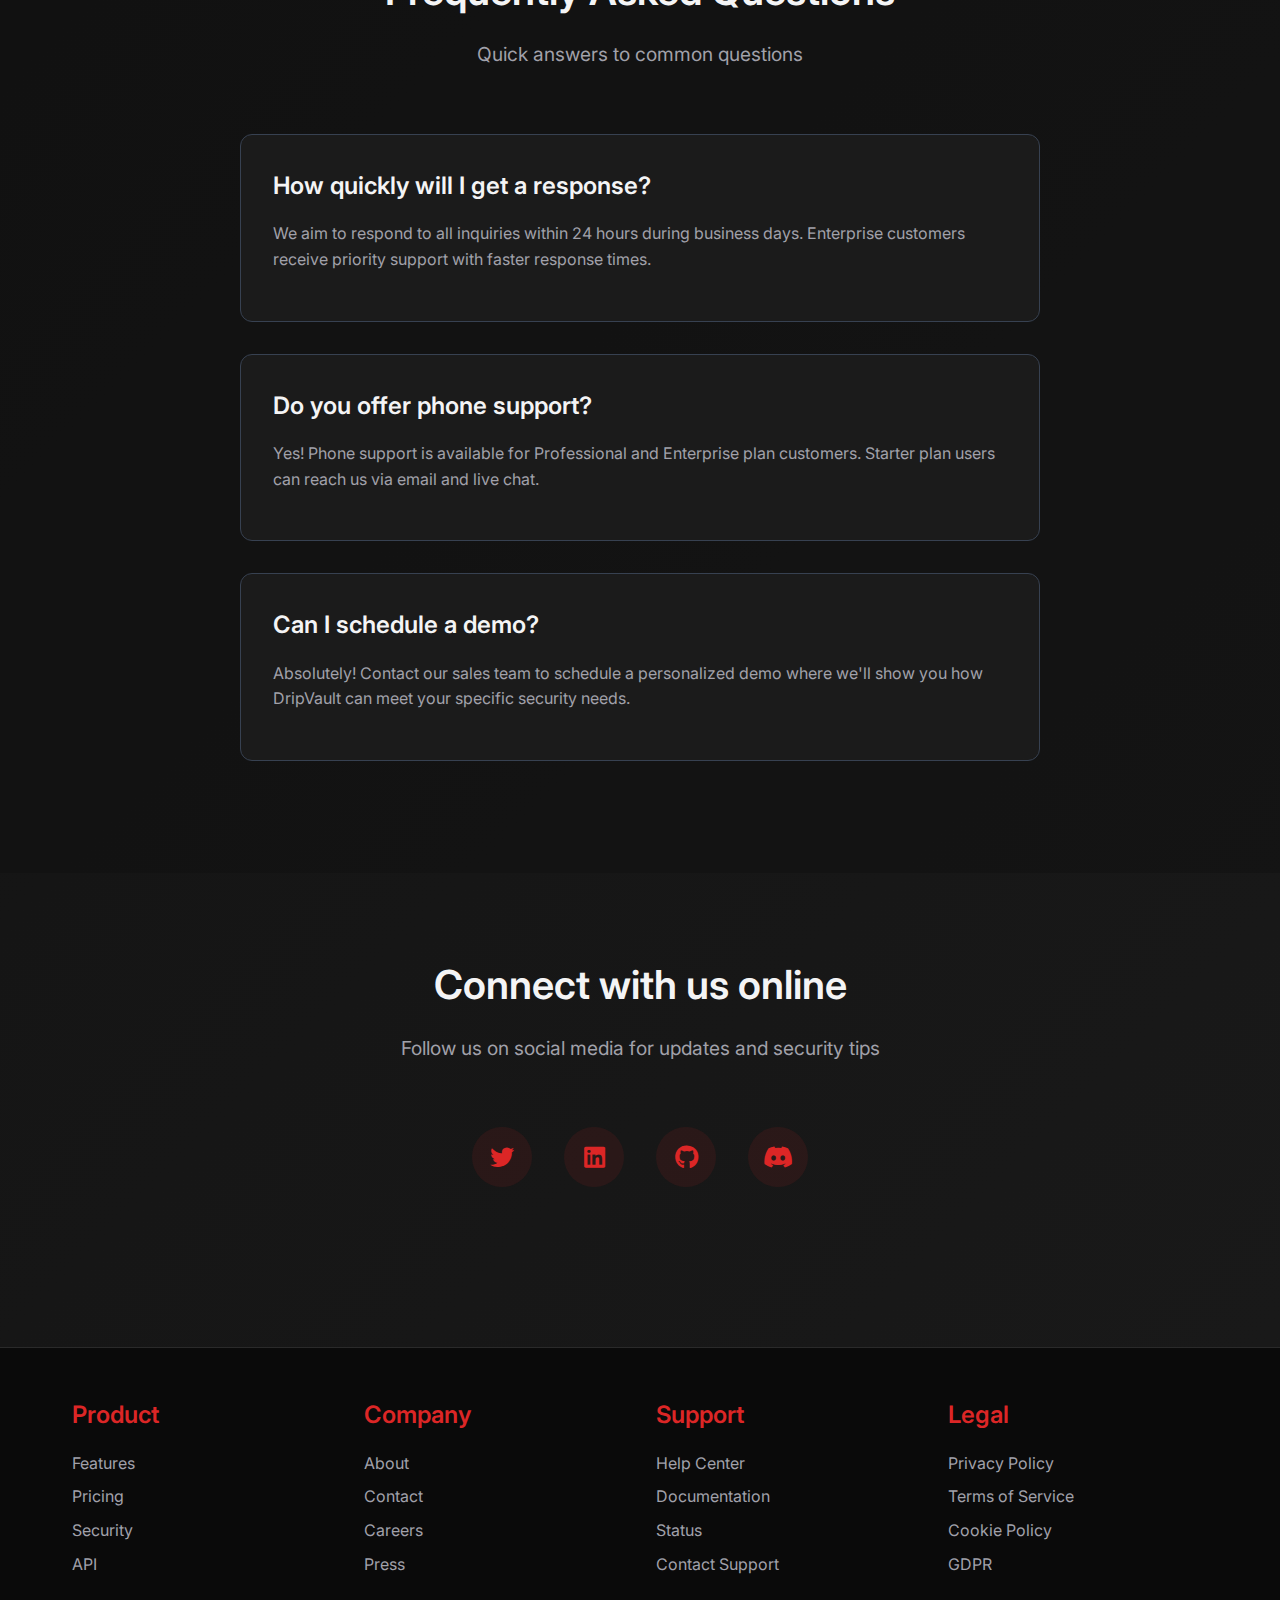
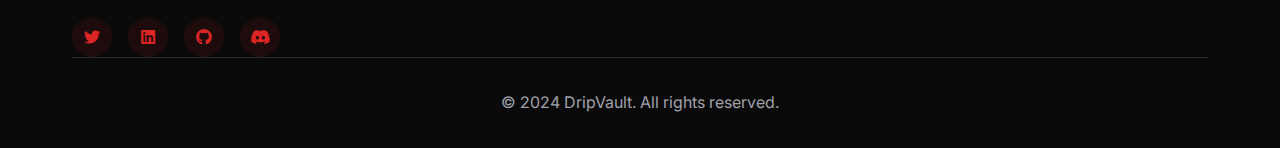
<file: contact.html>
<!DOCTYPE html>
<html lang="en">
  <head>
    <meta charset="UTF-8" />
    <meta name="viewport" content="width=device-width, initial-scale=1.0" />
    <title>Contact - DripVault</title>
    <link rel="stylesheet" href="styles.css" />
    <link
      href="https://fonts.googleapis.com/css2?family=Inter:wght@300;400;500;600;700&display=swap"
      rel="stylesheet"
    />
    <link
      rel="stylesheet"
      href="https://cdnjs.cloudflare.com/ajax/libs/font-awesome/6.0.0/css/all.min.css"
    />
    <link
      rel="icon"
      type="image/x-icon"
      href="data:image/svg+xml,<svg xmlns='http://www.w3.org/2000/svg' viewBox='0 0 16 16'><text y='14'>🔒</text></svg>"
    />
  </head>
  <body>
    <header>
      <nav class="container">
        <a href="index.html" class="logo">
          <i class="fas fa-vault"></i>
          DripVault
        </a>
        <ul class="nav-links">
          <li><a href="index.html">Home</a></li>
          <li><a href="features.html">Features</a></li>
          <li><a href="pricing.html">Pricing</a></li>
          <li><a href="about.html">About</a></li>
          <li><a href="contact.html">Contact</a></li>
          <div class="auth-buttons">
            <a href="login.html" class="btn btn-secondary">Login</a>
            <a href="signup.html" class="btn btn-primary">Sign Up</a>
          </div>
        </ul>
        <div class="mobile-menu-toggle">
          <span></span>
          <span></span>
          <span></span>
        </div>
      </nav>
    </header>

    <main>
      <section class="hero" style="padding: 4rem 0">
        <div class="container">
          <h1>Get in Touch</h1>
          <p>
            Have questions? We'd love to hear from you. Send us a message and
            we'll respond as soon as possible.
          </p>
        </div>
      </section>

      <section class="section">
        <div class="container">
          <div
            style="
              display: grid;
              grid-template-columns: 1fr 1fr;
              gap: 4rem;
              align-items: start;
            "
          >
            <div class="form-container" style="margin: 0">
              <h2 style="margin-bottom: 2rem; text-align: center">
                Send us a message
              </h2>
              <form action="#" method="POST">
                <div class="form-group">
                  <label for="name">Full Name</label>
                  <input type="text" id="name" name="name" required />
                </div>

                <div class="form-group">
                  <label for="email">Email Address</label>
                  <input type="email" id="email" name="email" required />
                </div>

                <div class="form-group">
                  <label for="company">Company (Optional)</label>
                  <input type="text" id="company" name="company" />
                </div>

                <div class="form-group">
                  <label for="subject">Subject</label>
                  <select
                    id="subject"
                    name="subject"
                    style="
                      width: 100%;
                      padding: 0.75rem 1rem;
                      border: 1px solid #374151;
                      border-radius: 8px;
                      background: rgba(15, 15, 15, 0.8);
                      color: #e4e4e7;
                      font-size: 1rem;
                    "
                  >
                    <option value="general">General Inquiry</option>
                    <option value="sales">Sales Question</option>
                    <option value="support">Technical Support</option>
                    <option value="partnership">Partnership</option>
                    <option value="security">Security Question</option>
                  </select>
                </div>

                <div class="form-group">
                  <label for="message">Message</label>
                  <textarea
                    id="message"
                    name="message"
                    rows="5"
                    required
                    placeholder="Tell us how we can help you..."
                  ></textarea>
                </div>

                <button
                  type="submit"
                  class="btn btn-primary"
                  style="width: 100%; margin-top: 1rem"
                >
                  <i class="fas fa-paper-plane"></i>
                  Send Message
                </button>
              </form>
            </div>

            <div>
              <h2 style="margin-bottom: 2rem">Other ways to reach us</h2>

              <div style="margin-bottom: 3rem">
                <div
                  style="
                    display: flex;
                    align-items: center;
                    gap: 1rem;
                    margin-bottom: 1.5rem;
                    padding: 1.5rem;
                    background: rgba(30, 30, 30, 0.8);
                    border-radius: 12px;
                    border: 1px solid #374151;
                  "
                >
                  <i
                    class="fas fa-envelope"
                    style="font-size: 1.5rem; color: #dc2626"
                  ></i>
                  <div>
                    <h4>Email Support</h4>
                    <p style="margin: 0; color: #a1a1aa">
                      support@dripvault.com
                    </p>
                  </div>
                </div>

                <div
                  style="
                    display: flex;
                    align-items: center;
                    gap: 1rem;
                    margin-bottom: 1.5rem;
                    padding: 1.5rem;
                    background: rgba(30, 30, 30, 0.8);
                    border-radius: 12px;
                    border: 1px solid #374151;
                  "
                >
                  <i
                    class="fas fa-phone"
                    style="font-size: 1.5rem; color: #dc2626"
                  ></i>
                  <div>
                    <h4>Phone Support</h4>
                    <p style="margin: 0; color: #a1a1aa">+1 (555) 123-4567</p>
                  </div>
                </div>

                <div
                  style="
                    display: flex;
                    align-items: center;
                    gap: 1rem;
                    margin-bottom: 1.5rem;
                    padding: 1.5rem;
                    background: rgba(30, 30, 30, 0.8);
                    border-radius: 12px;
                    border: 1px solid #374151;
                  "
                >
                  <i
                    class="fas fa-comments"
                    style="font-size: 1.5rem; color: #dc2626"
                  ></i>
                  <div>
                    <h4>Live Chat</h4>
                    <p style="margin: 0; color: #a1a1aa">
                      Available Mon-Fri, 9AM-6PM PST
                    </p>
                  </div>
                </div>
              </div>

              <h3 style="margin-bottom: 1.5rem">Enterprise Sales</h3>
              <p style="margin-bottom: 2rem">
                Looking for a custom solution for your organization? Our
                enterprise team is here to help.
              </p>

              <div
                style="
                  display: flex;
                  align-items: center;
                  gap: 1rem;
                  padding: 1.5rem;
                  background: rgba(30, 30, 30, 0.8);
                  border-radius: 12px;
                  border: 1px solid #374151;
                "
              >
                <i
                  class="fas fa-building"
                  style="font-size: 1.5rem; color: #dc2626"
                ></i>
                <div>
                  <h4>Enterprise Sales</h4>
                  <p style="margin: 0; color: #a1a1aa">sales@dripvault.com</p>
                </div>
              </div>
            </div>
          </div>
        </div>
      </section>

      <section class="section" style="background: rgba(15, 15, 15, 0.5)">
        <div class="container">
          <div class="section-header">
            <h2>Frequently Asked Questions</h2>
            <p>Quick answers to common questions</p>
          </div>

          <div style="max-width: 800px; margin: 0 auto; margin-top: 3rem">
            <div
              style="
                margin-bottom: 2rem;
                background: rgba(30, 30, 30, 0.8);
                padding: 2rem;
                border-radius: 12px;
                border: 1px solid #374151;
              "
            >
              <h4 style="margin-bottom: 1rem; color: #f4f4f5">
                How quickly will I get a response?
              </h4>
              <p>
                We aim to respond to all inquiries within 24 hours during
                business days. Enterprise customers receive priority support
                with faster response times.
              </p>
            </div>

            <div
              style="
                margin-bottom: 2rem;
                background: rgba(30, 30, 30, 0.8);
                padding: 2rem;
                border-radius: 12px;
                border: 1px solid #374151;
              "
            >
              <h4 style="margin-bottom: 1rem; color: #f4f4f5">
                Do you offer phone support?
              </h4>
              <p>
                Yes! Phone support is available for Professional and Enterprise
                plan customers. Starter plan users can reach us via email and
                live chat.
              </p>
            </div>

            <div
              style="
                margin-bottom: 2rem;
                background: rgba(30, 30, 30, 0.8);
                padding: 2rem;
                border-radius: 12px;
                border: 1px solid #374151;
              "
            >
              <h4 style="margin-bottom: 1rem; color: #f4f4f5">
                Can I schedule a demo?
              </h4>
              <p>
                Absolutely! Contact our sales team to schedule a personalized
                demo where we'll show you how DripVault can meet your specific
                security needs.
              </p>
            </div>
          </div>
        </div>
      </section>

      <section class="section">
        <div class="container">
          <div class="section-header">
            <h2>Connect with us online</h2>
            <p>Follow us on social media for updates and security tips</p>
          </div>

          <div
            style="
              display: flex;
              justify-content: center;
              gap: 2rem;
              margin-top: 2rem;
            "
          >
            <a
              href="#"
              style="
                display: flex;
                align-items: center;
                justify-content: center;
                width: 60px;
                height: 60px;
                background: rgba(220, 38, 38, 0.1);
                border-radius: 50%;
                color: #dc2626;
                text-decoration: none;
                transition: all 0.3s ease;
                font-size: 1.5rem;
              "
            >
              <i class="fab fa-twitter"></i>
            </a>
            <a
              href="#"
              style="
                display: flex;
                align-items: center;
                justify-content: center;
                width: 60px;
                height: 60px;
                background: rgba(220, 38, 38, 0.1);
                border-radius: 50%;
                color: #dc2626;
                text-decoration: none;
                transition: all 0.3s ease;
                font-size: 1.5rem;
              "
            >
              <i class="fab fa-linkedin"></i>
            </a>
            <a
              href="#"
              style="
                display: flex;
                align-items: center;
                justify-content: center;
                width: 60px;
                height: 60px;
                background: rgba(220, 38, 38, 0.1);
                border-radius: 50%;
                color: #dc2626;
                text-decoration: none;
                transition: all 0.3s ease;
                font-size: 1.5rem;
              "
            >
              <i class="fab fa-github"></i>
            </a>
            <a
              href="#"
              style="
                display: flex;
                align-items: center;
                justify-content: center;
                width: 60px;
                height: 60px;
                background: rgba(220, 38, 38, 0.1);
                border-radius: 50%;
                color: #dc2626;
                text-decoration: none;
                transition: all 0.3s ease;
                font-size: 1.5rem;
              "
            >
              <i class="fab fa-discord"></i>
            </a>
          </div>
        </div>
      </section>
    </main>

    <footer>
      <div class="container">
        <div class="footer-content">
          <div class="footer-section">
            <h4>Product</h4>
            <ul>
              <li><a href="features.html">Features</a></li>
              <li><a href="pricing.html">Pricing</a></li>
              <li><a href="#">Security</a></li>
              <li><a href="#">API</a></li>
            </ul>
          </div>

          <div class="footer-section">
            <h4>Company</h4>
            <ul>
              <li><a href="about.html">About</a></li>
              <li><a href="contact.html">Contact</a></li>
              <li><a href="#">Careers</a></li>
              <li><a href="#">Press</a></li>
            </ul>
          </div>

          <div class="footer-section">
            <h4>Support</h4>
            <ul>
              <li><a href="#">Help Center</a></li>
              <li><a href="#">Documentation</a></li>
              <li><a href="#">Status</a></li>
              <li><a href="contact.html">Contact Support</a></li>
            </ul>
          </div>

          <div class="footer-section">
            <h4>Legal</h4>
            <ul>
              <li><a href="#">Privacy Policy</a></li>
              <li><a href="#">Terms of Service</a></li>
              <li><a href="#">Cookie Policy</a></li>
              <li><a href="#">GDPR</a></li>
            </ul>
          </div>
        </div>

        <div class="social-icons">
          <a href="#"><i class="fab fa-twitter"></i></a>
          <a href="#"><i class="fab fa-linkedin"></i></a>
          <a href="#"><i class="fab fa-github"></i></a>
          <a href="#"><i class="fab fa-discord"></i></a>
        </div>

        <div class="footer-bottom">
          <p>&copy; 2024 DripVault. All rights reserved.</p>
        </div>
      </div>
    </footer>

    <script>
      // Mobile menu toggle
      const mobileToggle = document.querySelector(".mobile-menu-toggle");
      const navLinks = document.querySelector(".nav-links");

      mobileToggle.addEventListener("click", () => {
        navLinks.classList.toggle("active");
      });

      // Form submission
      document.querySelector("form").addEventListener("submit", function (e) {
        e.preventDefault();
        alert("Thank you for your message! We'll get back to you soon.");
        this.reset();
      });
    </script>
  </body>
</html>
</file>
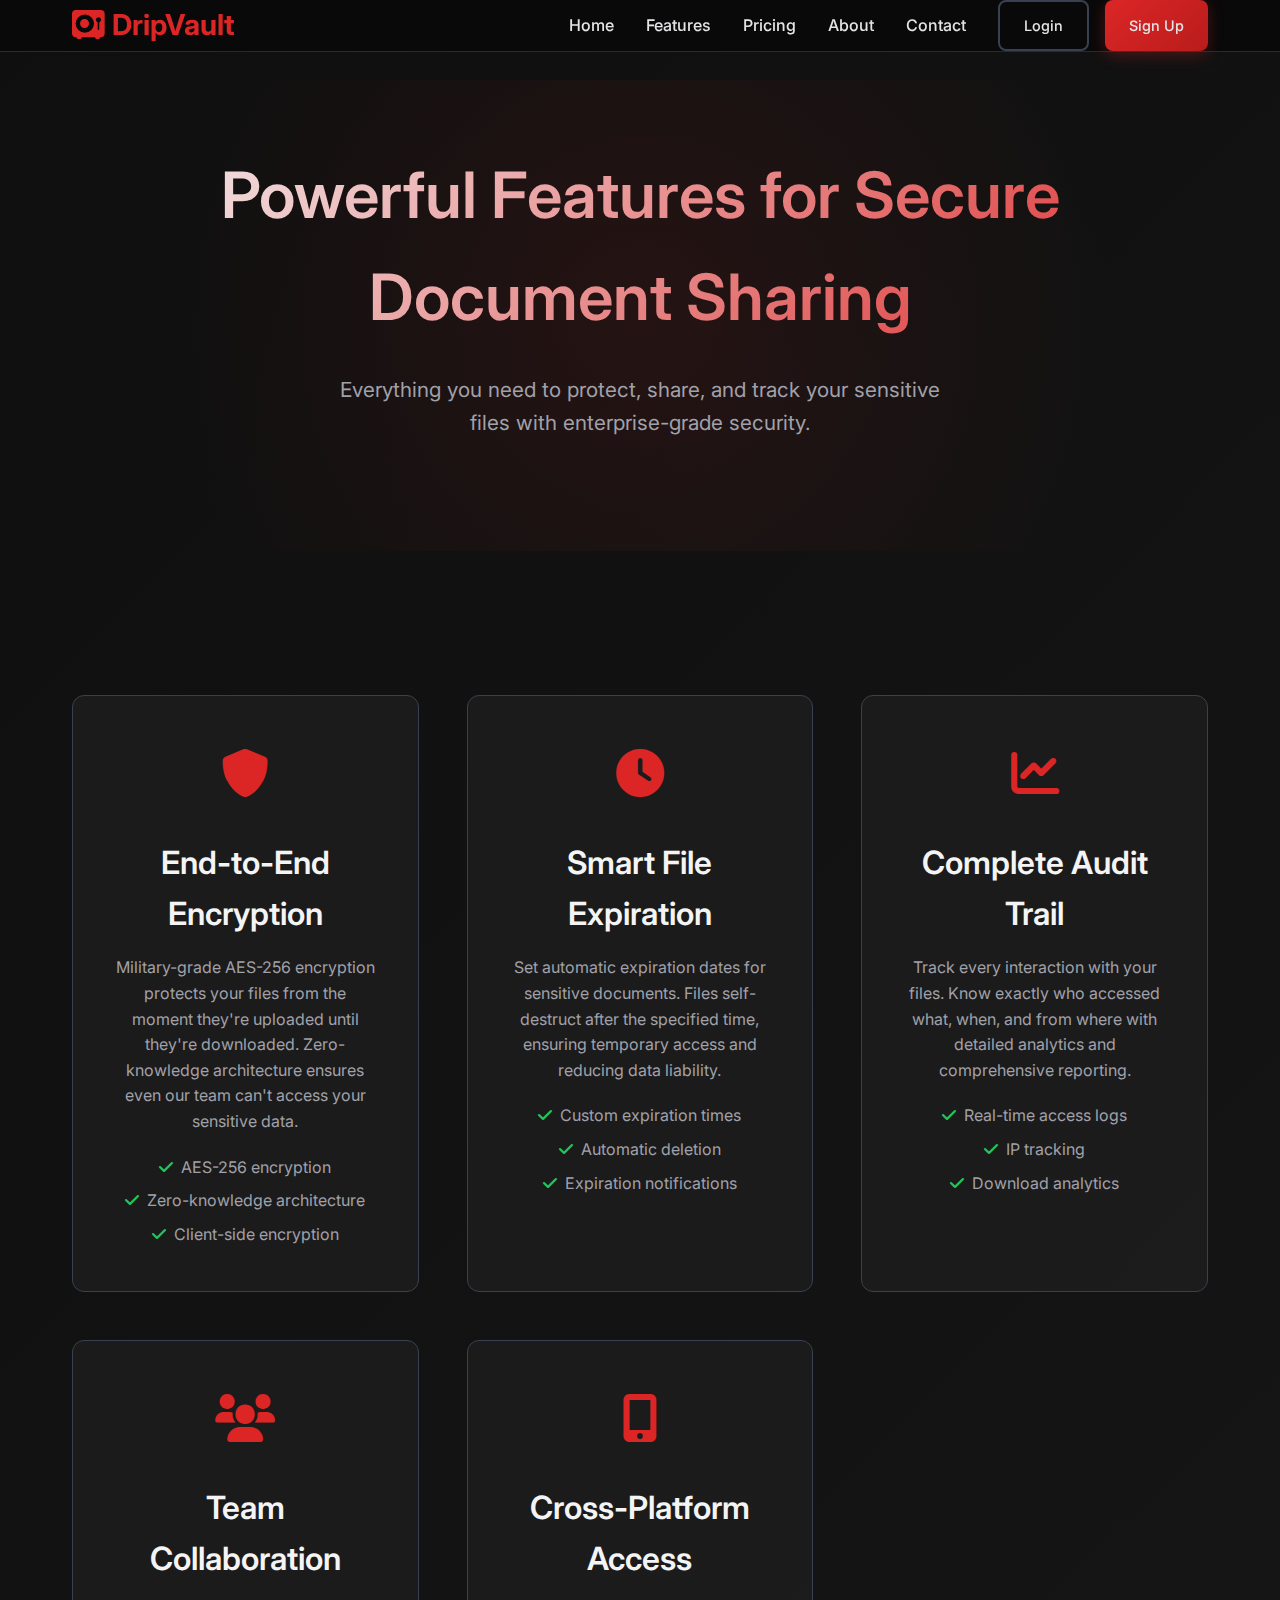
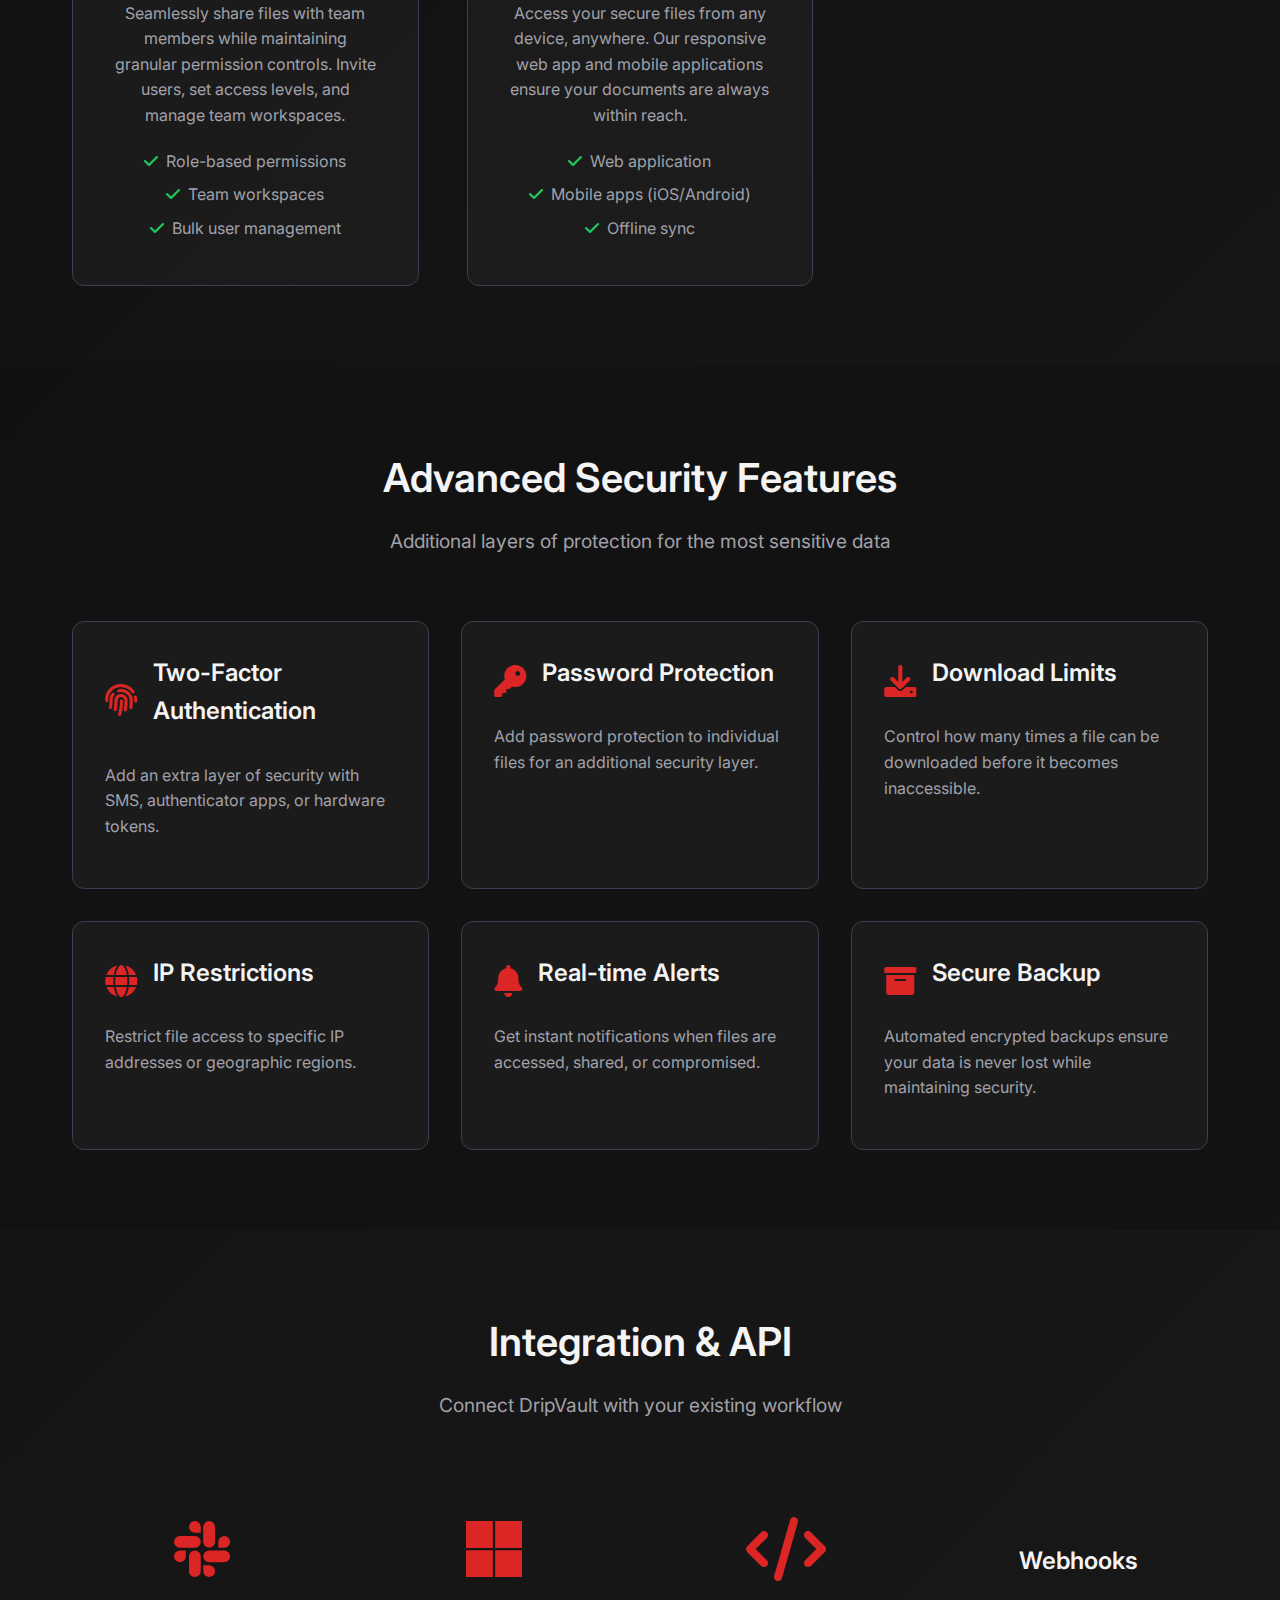
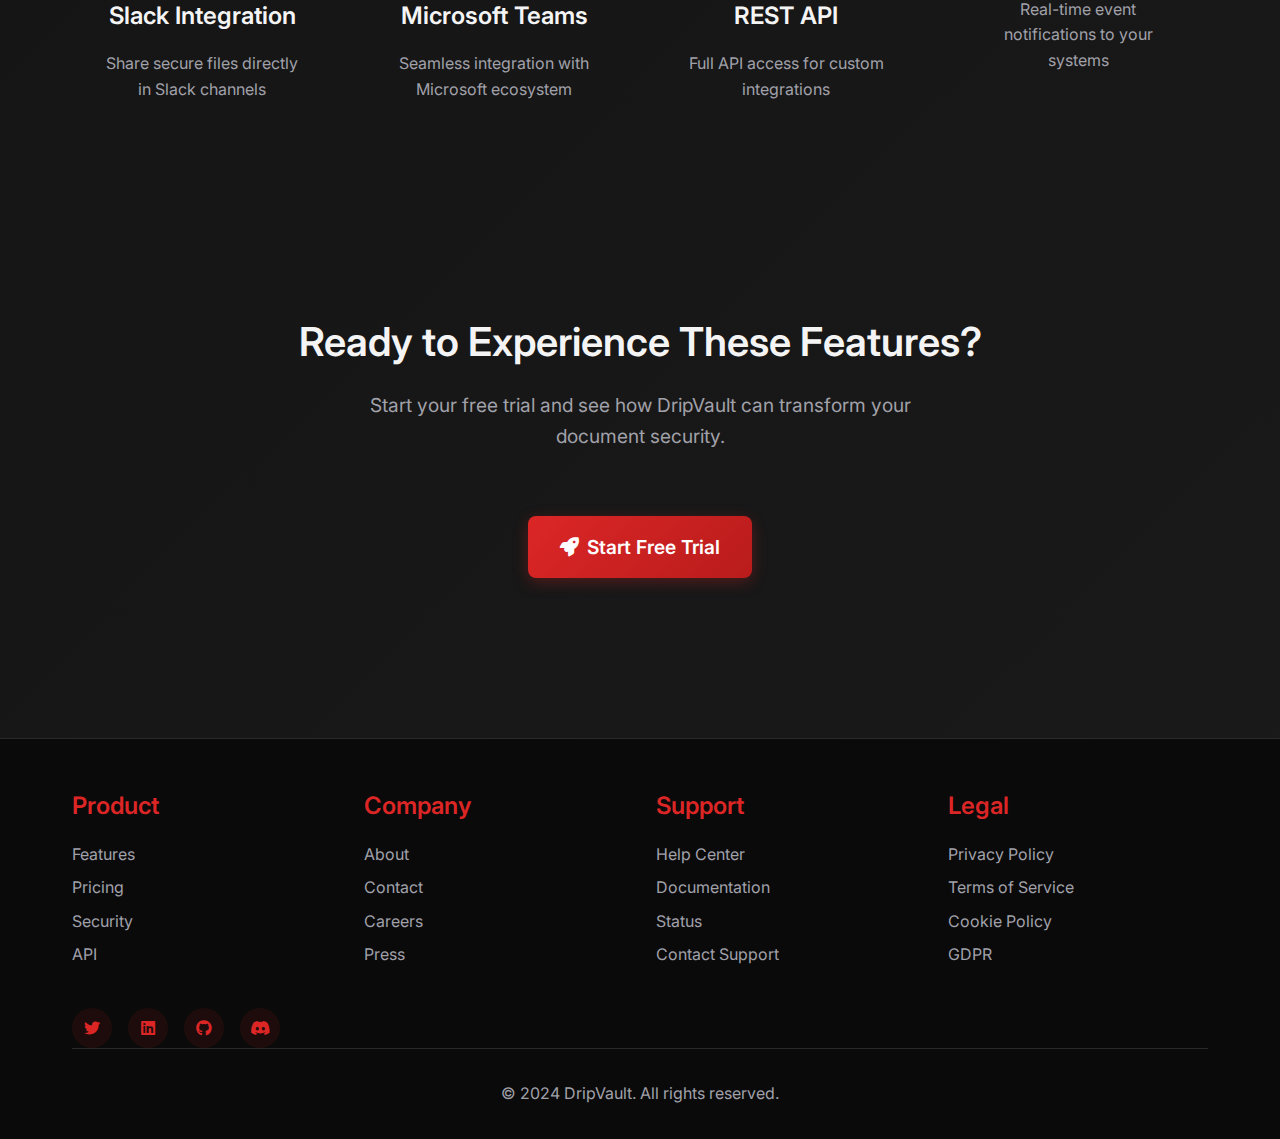
<file: features.html>
<!DOCTYPE html>
<html lang="en">
  <head>
    <meta charset="UTF-8" />
    <meta name="viewport" content="width=device-width, initial-scale=1.0" />
    <title>Features - DripVault</title>
    <link rel="stylesheet" href="styles.css" />
    <link
      href="https://fonts.googleapis.com/css2?family=Inter:wght@300;400;500;600;700&display=swap"
      rel="stylesheet"
    />
    <link
      rel="stylesheet"
      href="https://cdnjs.cloudflare.com/ajax/libs/font-awesome/6.0.0/css/all.min.css"
    />
    <link
      rel="icon"
      type="image/x-icon"
      href="data:image/svg+xml,<svg xmlns='http://www.w3.org/2000/svg' viewBox='0 0 16 16'><text y='14'>🔒</text></svg>"
    />
  </head>
  <body>
    <header>
      <nav class="container">
        <a href="index.html" class="logo">
          <i class="fas fa-vault"></i>
          DripVault
        </a>
        <ul class="nav-links">
          <li><a href="index.html">Home</a></li>
          <li><a href="features.html">Features</a></li>
          <li><a href="pricing.html">Pricing</a></li>
          <li><a href="about.html">About</a></li>
          <li><a href="contact.html">Contact</a></li>
          <div class="auth-buttons">
            <a href="login.html" class="btn btn-secondary">Login</a>
            <a href="signup.html" class="btn btn-primary">Sign Up</a>
          </div>
        </ul>
        <div class="mobile-menu-toggle">
          <span></span>
          <span></span>
          <span></span>
        </div>
      </nav>
    </header>

    <main>
      <section class="hero" style="padding: 4rem 0">
        <div class="container">
          <h1>Powerful Features for Secure Document Sharing</h1>
          <p>
            Everything you need to protect, share, and track your sensitive
            files with enterprise-grade security.
          </p>
        </div>
      </section>

      <section class="section">
        <div class="container">
          <div class="features-grid">
            <div class="feature-card">
              <div class="feature-icon">
                <i class="fas fa-shield-alt"></i>
              </div>
              <h3>End-to-End Encryption</h3>
              <p>
                Military-grade AES-256 encryption protects your files from the
                moment they're uploaded until they're downloaded. Zero-knowledge
                architecture ensures even our team can't access your sensitive
                data.
              </p>
              <ul style="list-style: none; padding: 0; margin-top: 1rem">
                <li style="padding: 0.25rem 0; color: #a1a1aa">
                  <i
                    class="fas fa-check"
                    style="color: #22c55e; margin-right: 0.5rem"
                  ></i
                  >AES-256 encryption
                </li>
                <li style="padding: 0.25rem 0; color: #a1a1aa">
                  <i
                    class="fas fa-check"
                    style="color: #22c55e; margin-right: 0.5rem"
                  ></i
                  >Zero-knowledge architecture
                </li>
                <li style="padding: 0.25rem 0; color: #a1a1aa">
                  <i
                    class="fas fa-check"
                    style="color: #22c55e; margin-right: 0.5rem"
                  ></i
                  >Client-side encryption
                </li>
              </ul>
            </div>

            <div class="feature-card">
              <div class="feature-icon">
                <i class="fas fa-clock"></i>
              </div>
              <h3>Smart File Expiration</h3>
              <p>
                Set automatic expiration dates for sensitive documents. Files
                self-destruct after the specified time, ensuring temporary
                access and reducing data liability.
              </p>
              <ul style="list-style: none; padding: 0; margin-top: 1rem">
                <li style="padding: 0.25rem 0; color: #a1a1aa">
                  <i
                    class="fas fa-check"
                    style="color: #22c55e; margin-right: 0.5rem"
                  ></i
                  >Custom expiration times
                </li>
                <li style="padding: 0.25rem 0; color: #a1a1aa">
                  <i
                    class="fas fa-check"
                    style="color: #22c55e; margin-right: 0.5rem"
                  ></i
                  >Automatic deletion
                </li>
                <li style="padding: 0.25rem 0; color: #a1a1aa">
                  <i
                    class="fas fa-check"
                    style="color: #22c55e; margin-right: 0.5rem"
                  ></i
                  >Expiration notifications
                </li>
              </ul>
            </div>

            <div class="feature-card">
              <div class="feature-icon">
                <i class="fas fa-chart-line"></i>
              </div>
              <h3>Complete Audit Trail</h3>
              <p>
                Track every interaction with your files. Know exactly who
                accessed what, when, and from where with detailed analytics and
                comprehensive reporting.
              </p>
              <ul style="list-style: none; padding: 0; margin-top: 1rem">
                <li style="padding: 0.25rem 0; color: #a1a1aa">
                  <i
                    class="fas fa-check"
                    style="color: #22c55e; margin-right: 0.5rem"
                  ></i
                  >Real-time access logs
                </li>
                <li style="padding: 0.25rem 0; color: #a1a1aa">
                  <i
                    class="fas fa-check"
                    style="color: #22c55e; margin-right: 0.5rem"
                  ></i
                  >IP tracking
                </li>
                <li style="padding: 0.25rem 0; color: #a1a1aa">
                  <i
                    class="fas fa-check"
                    style="color: #22c55e; margin-right: 0.5rem"
                  ></i
                  >Download analytics
                </li>
              </ul>
            </div>

            <div class="feature-card">
              <div class="feature-icon">
                <i class="fas fa-users"></i>
              </div>
              <h3>Team Collaboration</h3>
              <p>
                Seamlessly share files with team members while maintaining
                granular permission controls. Invite users, set access levels,
                and manage team workspaces.
              </p>
              <ul style="list-style: none; padding: 0; margin-top: 1rem">
                <li style="padding: 0.25rem 0; color: #a1a1aa">
                  <i
                    class="fas fa-check"
                    style="color: #22c55e; margin-right: 0.5rem"
                  ></i
                  >Role-based permissions
                </li>
                <li style="padding: 0.25rem 0; color: #a1a1aa">
                  <i
                    class="fas fa-check"
                    style="color: #22c55e; margin-right: 0.5rem"
                  ></i
                  >Team workspaces
                </li>
                <li style="padding: 0.25rem 0; color: #a1a1aa">
                  <i
                    class="fas fa-check"
                    style="color: #22c55e; margin-right: 0.5rem"
                  ></i
                  >Bulk user management
                </li>
              </ul>
            </div>

            <div class="feature-card">
              <div class="feature-icon">
                <i class="fas fa-mobile-alt"></i>
              </div>
              <h3>Cross-Platform Access</h3>
              <p>
                Access your secure files from any device, anywhere. Our
                responsive web app and mobile applications ensure your documents
                are always within reach.
              </p>
              <ul style="list-style: none; padding: 0; margin-top: 1rem">
                <li style="padding: 0.25rem 0; color: #a1a1aa">
                  <i
                    class="fas fa-check"
                    style="color: #22c55e; margin-right: 0.5rem"
                  ></i
                  >Web application
                </li>
                <li style="padding: 0.25rem 0; color: #a1a1aa">
                  <i
                    class="fas fa-check"
                    style="color: #22c55e; margin-right: 0.5rem"
                  ></i
                  >Mobile apps (iOS/Android)
                </li>
                <li style="padding: 0.25rem 0; color: #a1a1aa">
                  <i
                    class="fas fa-check"
                    style="color: #22c55e; margin-right: 0.5rem"
                  ></i
                  >Offline sync
                </li>
              </ul>
            </div>
          </div>
        </div>
      </section>

      <section class="section" style="background: rgba(15, 15, 15, 0.5)">
        <div class="container">
          <div class="section-header">
            <h2>Advanced Security Features</h2>
            <p>Additional layers of protection for the most sensitive data</p>
          </div>

          <div
            style="
              display: grid;
              grid-template-columns: repeat(auto-fit, minmax(300px, 1fr));
              gap: 2rem;
              margin-top: 3rem;
            "
          >
            <div
              style="
                background: rgba(30, 30, 30, 0.8);
                padding: 2rem;
                border-radius: 12px;
                border: 1px solid #374151;
              "
            >
              <div
                style="
                  display: flex;
                  align-items: center;
                  gap: 1rem;
                  margin-bottom: 1rem;
                "
              >
                <i
                  class="fas fa-fingerprint"
                  style="font-size: 2rem; color: #dc2626"
                ></i>
                <h4>Two-Factor Authentication</h4>
              </div>
              <p>
                Add an extra layer of security with SMS, authenticator apps, or
                hardware tokens.
              </p>
            </div>

            <div
              style="
                background: rgba(30, 30, 30, 0.8);
                padding: 2rem;
                border-radius: 12px;
                border: 1px solid #374151;
              "
            >
              <div
                style="
                  display: flex;
                  align-items: center;
                  gap: 1rem;
                  margin-bottom: 1rem;
                "
              >
                <i
                  class="fas fa-key"
                  style="font-size: 2rem; color: #dc2626"
                ></i>
                <h4>Password Protection</h4>
              </div>
              <p>
                Add password protection to individual files for an additional
                security layer.
              </p>
            </div>

            <div
              style="
                background: rgba(30, 30, 30, 0.8);
                padding: 2rem;
                border-radius: 12px;
                border: 1px solid #374151;
              "
            >
              <div
                style="
                  display: flex;
                  align-items: center;
                  gap: 1rem;
                  margin-bottom: 1rem;
                "
              >
                <i
                  class="fas fa-download"
                  style="font-size: 2rem; color: #dc2626"
                ></i>
                <h4>Download Limits</h4>
              </div>
              <p>
                Control how many times a file can be downloaded before it
                becomes inaccessible.
              </p>
            </div>

            <div
              style="
                background: rgba(30, 30, 30, 0.8);
                padding: 2rem;
                border-radius: 12px;
                border: 1px solid #374151;
              "
            >
              <div
                style="
                  display: flex;
                  align-items: center;
                  gap: 1rem;
                  margin-bottom: 1rem;
                "
              >
                <i
                  class="fas fa-globe"
                  style="font-size: 2rem; color: #dc2626"
                ></i>
                <h4>IP Restrictions</h4>
              </div>
              <p>
                Restrict file access to specific IP addresses or geographic
                regions.
              </p>
            </div>

            <div
              style="
                background: rgba(30, 30, 30, 0.8);
                padding: 2rem;
                border-radius: 12px;
                border: 1px solid #374151;
              "
            >
              <div
                style="
                  display: flex;
                  align-items: center;
                  gap: 1rem;
                  margin-bottom: 1rem;
                "
              >
                <i
                  class="fas fa-bell"
                  style="font-size: 2rem; color: #dc2626"
                ></i>
                <h4>Real-time Alerts</h4>
              </div>
              <p>
                Get instant notifications when files are accessed, shared, or
                compromised.
              </p>
            </div>

            <div
              style="
                background: rgba(30, 30, 30, 0.8);
                padding: 2rem;
                border-radius: 12px;
                border: 1px solid #374151;
              "
            >
              <div
                style="
                  display: flex;
                  align-items: center;
                  gap: 1rem;
                  margin-bottom: 1rem;
                "
              >
                <i
                  class="fas fa-archive"
                  style="font-size: 2rem; color: #dc2626"
                ></i>
                <h4>Secure Backup</h4>
              </div>
              <p>
                Automated encrypted backups ensure your data is never lost while
                maintaining security.
              </p>
            </div>
          </div>
        </div>
      </section>

      <section class="section">
        <div class="container">
          <div class="section-header">
            <h2>Integration & API</h2>
            <p>Connect DripVault with your existing workflow</p>
          </div>

          <div
            style="
              display: grid;
              grid-template-columns: repeat(auto-fit, minmax(250px, 1fr));
              gap: 2rem;
              margin-top: 3rem;
            "
          >
            <div style="text-align: center; padding: 2rem">
              <i
                class="fab fa-slack"
                style="font-size: 4rem; color: #dc2626; margin-bottom: 1rem"
              ></i>
              <h4>Slack Integration</h4>
              <p>Share secure files directly in Slack channels</p>
            </div>

            <div style="text-align: center; padding: 2rem">
              <i
                class="fab fa-microsoft"
                style="font-size: 4rem; color: #dc2626; margin-bottom: 1rem"
              ></i>
              <h4>Microsoft Teams</h4>
              <p>Seamless integration with Microsoft ecosystem</p>
            </div>

            <div style="text-align: center; padding: 2rem">
              <i
                class="fas fa-code"
                style="font-size: 4rem; color: #dc2626; margin-bottom: 1rem"
              ></i>
              <h4>REST API</h4>
              <p>Full API access for custom integrations</p>
            </div>

            <div style="text-align: center; padding: 2rem">
              <i
                class="fas fa-webhook"
                style="font-size: 4rem; color: #dc2626; margin-bottom: 1rem"
              ></i>
              <h4>Webhooks</h4>
              <p>Real-time event notifications to your systems</p>
            </div>
          </div>
        </div>
      </section>

      <section class="section">
        <div class="container">
          <div class="section-header">
            <h2>Ready to Experience These Features?</h2>
            <p>
              Start your free trial and see how DripVault can transform your
              document security.
            </p>
          </div>

          <div style="text-align: center">
            <a
              href="signup.html"
              class="btn btn-primary"
              style="font-size: 1.2rem; padding: 1rem 2rem"
            >
              <i class="fas fa-rocket"></i>
              Start Free Trial
            </a>
          </div>
        </div>
      </section>
    </main>

    <footer>
      <div class="container">
        <div class="footer-content">
          <div class="footer-section">
            <h4>Product</h4>
            <ul>
              <li><a href="features.html">Features</a></li>
              <li><a href="pricing.html">Pricing</a></li>
              <li><a href="#">Security</a></li>
              <li><a href="#">API</a></li>
            </ul>
          </div>

          <div class="footer-section">
            <h4>Company</h4>
            <ul>
              <li><a href="about.html">About</a></li>
              <li><a href="contact.html">Contact</a></li>
              <li><a href="#">Careers</a></li>
              <li><a href="#">Press</a></li>
            </ul>
          </div>

          <div class="footer-section">
            <h4>Support</h4>
            <ul>
              <li><a href="#">Help Center</a></li>
              <li><a href="#">Documentation</a></li>
              <li><a href="#">Status</a></li>
              <li><a href="contact.html">Contact Support</a></li>
            </ul>
          </div>

          <div class="footer-section">
            <h4>Legal</h4>
            <ul>
              <li><a href="#">Privacy Policy</a></li>
              <li><a href="#">Terms of Service</a></li>
              <li><a href="#">Cookie Policy</a></li>
              <li><a href="#">GDPR</a></li>
            </ul>
          </div>
        </div>

        <div class="social-icons">
          <a href="#"><i class="fab fa-twitter"></i></a>
          <a href="#"><i class="fab fa-linkedin"></i></a>
          <a href="#"><i class="fab fa-github"></i></a>
          <a href="#"><i class="fab fa-discord"></i></a>
        </div>

        <div class="footer-bottom">
          <p>&copy; 2024 DripVault. All rights reserved.</p>
        </div>
      </div>
    </footer>

    <script>
      // Mobile menu toggle
      const mobileToggle = document.querySelector(".mobile-menu-toggle");
      const navLinks = document.querySelector(".nav-links");

      mobileToggle.addEventListener("click", () => {
        navLinks.classList.toggle("active");
      });
    </script>
  </body>
</html>
</file>
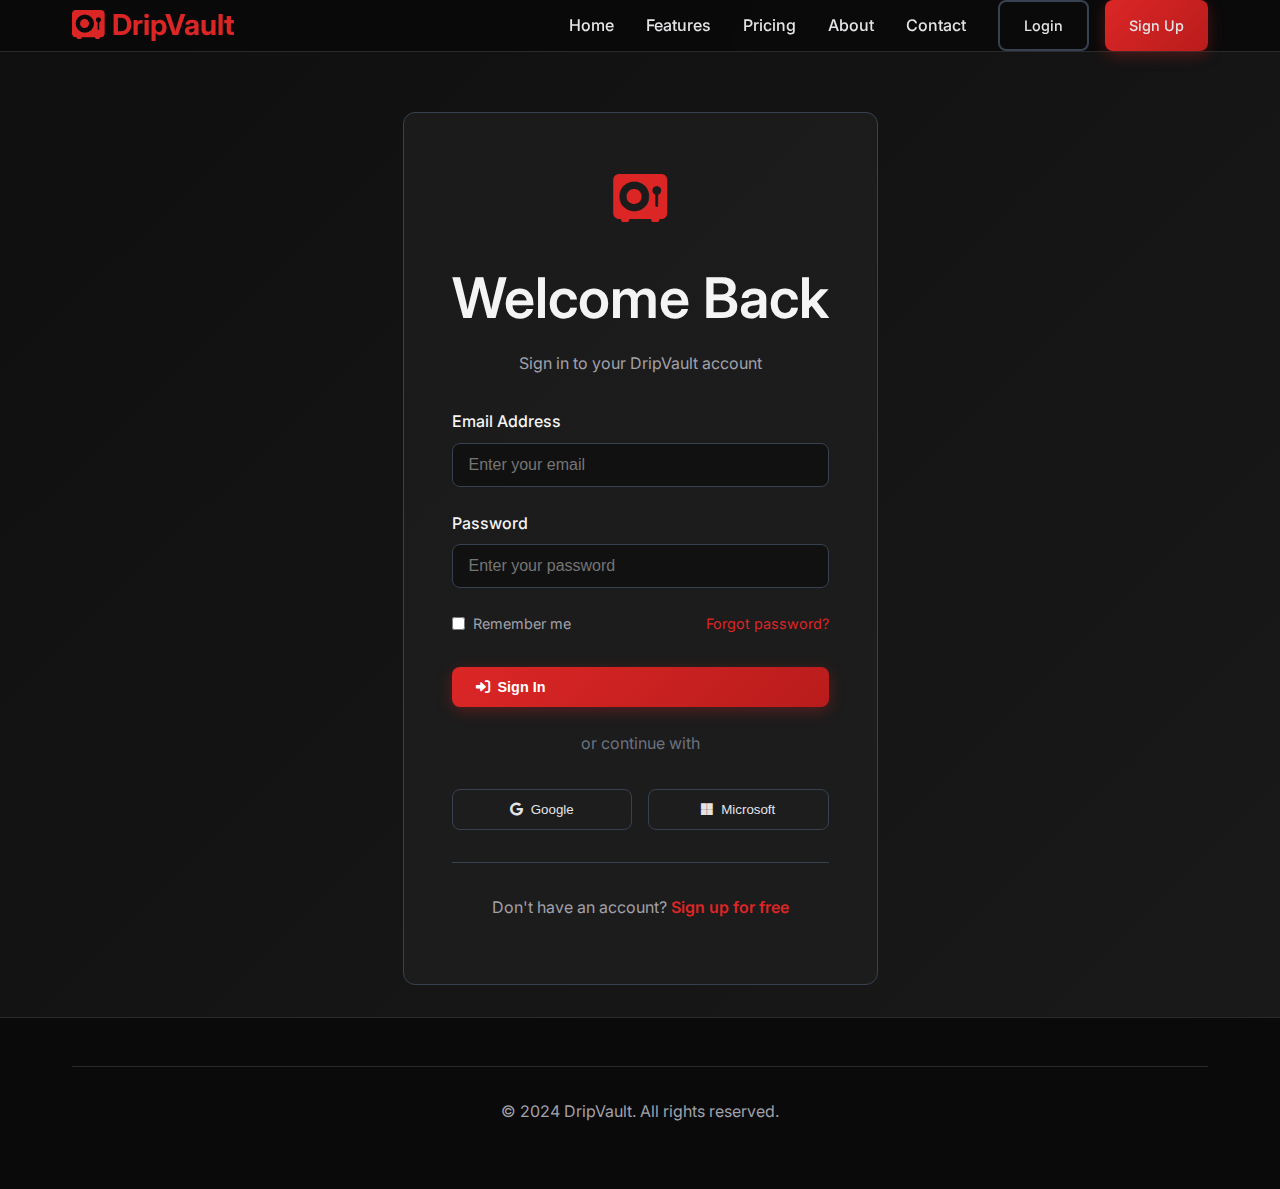
<file: login.html>
<!DOCTYPE html>
<html lang="en">
  <head>
    <meta charset="UTF-8" />
    <meta name="viewport" content="width=device-width, initial-scale=1.0" />
    <title>Login - DripVault</title>
    <link rel="stylesheet" href="styles.css" />
    <link
      href="https://fonts.googleapis.com/css2?family=Inter:wght@300;400;500;600;700&display=swap"
      rel="stylesheet"
    />
    <link
      rel="stylesheet"
      href="https://cdnjs.cloudflare.com/ajax/libs/font-awesome/6.0.0/css/all.min.css"
    />
    <link
      rel="icon"
      type="image/x-icon"
      href="data:image/svg+xml,<svg xmlns='http://www.w3.org/2000/svg' viewBox='0 0 16 16'><text y='14'>🔒</text></svg>"
    />
  </head>
  <body>
    <header>
      <nav class="container">
        <a href="index.html" class="logo">
          <i class="fas fa-vault"></i>
          DripVault
        </a>
        <ul class="nav-links">
          <li><a href="index.html">Home</a></li>
          <li><a href="features.html">Features</a></li>
          <li><a href="pricing.html">Pricing</a></li>
          <li><a href="about.html">About</a></li>
          <li><a href="contact.html">Contact</a></li>
          <div class="auth-buttons">
            <a href="login.html" class="btn btn-secondary">Login</a>
            <a href="signup.html" class="btn btn-primary">Sign Up</a>
          </div>
        </ul>
        <div class="mobile-menu-toggle">
          <span></span>
          <span></span>
          <span></span>
        </div>
      </nav>
    </header>

    <main
      style="
        display: flex;
        align-items: center;
        justify-content: center;
        min-height: calc(100vh - 160px);
        padding: 2rem 0;
      "
    >
      <div class="form-container">
        <div style="text-align: center; margin-bottom: 2rem">
          <div style="font-size: 3rem; color: #dc2626; margin-bottom: 1rem">
            <i class="fas fa-vault"></i>
          </div>
          <h1 style="margin-bottom: 0.5rem">Welcome Back</h1>
          <p style="color: #a1a1aa">Sign in to your DripVault account</p>
        </div>

        <form action="#" method="POST">
          <div class="form-group">
            <label for="email">Email Address</label>
            <input
              type="email"
              id="email"
              name="email"
              required
              placeholder="Enter your email"
            />
          </div>

          <div class="form-group">
            <label for="password">Password</label>
            <input
              type="password"
              id="password"
              name="password"
              required
              placeholder="Enter your password"
            />
          </div>

          <div
            style="
              display: flex;
              justify-content: space-between;
              align-items: center;
              margin-bottom: 2rem;
            "
          >
            <label
              style="
                display: flex;
                align-items: center;
                gap: 0.5rem;
                cursor: pointer;
                color: #a1a1aa;
                font-size: 0.9rem;
              "
            >
              <input type="checkbox" style="accent-color: #dc2626" />
              Remember me
            </label>
            <a
              href="#"
              style="color: #dc2626; text-decoration: none; font-size: 0.9rem"
              >Forgot password?</a
            >
          </div>

          <button
            type="submit"
            class="btn btn-primary"
            style="width: 100%; margin-bottom: 1.5rem"
          >
            <i class="fas fa-sign-in-alt"></i>
            Sign In
          </button>

          <div style="text-align: center; margin-bottom: 2rem">
            <span style="color: #6b7280">or continue with</span>
          </div>

          <div
            style="
              display: grid;
              grid-template-columns: 1fr 1fr;
              gap: 1rem;
              margin-bottom: 2rem;
            "
          >
            <button
              type="button"
              style="
                display: flex;
                align-items: center;
                justify-content: center;
                gap: 0.5rem;
                padding: 0.75rem;
                border: 1px solid #374151;
                border-radius: 8px;
                background: rgba(30, 30, 30, 0.8);
                color: #e4e4e7;
                text-decoration: none;
                transition: all 0.3s ease;
                cursor: pointer;
              "
            >
              <i class="fab fa-google"></i>
              Google
            </button>
            <button
              type="button"
              style="
                display: flex;
                align-items: center;
                justify-content: center;
                gap: 0.5rem;
                padding: 0.75rem;
                border: 1px solid #374151;
                border-radius: 8px;
                background: rgba(30, 30, 30, 0.8);
                color: #e4e4e7;
                text-decoration: none;
                transition: all 0.3s ease;
                cursor: pointer;
              "
            >
              <i class="fab fa-microsoft"></i>
              Microsoft
            </button>
          </div>
        </form>

        <div
          style="
            text-align: center;
            margin-top: 2rem;
            padding-top: 2rem;
            border-top: 1px solid #374151;
          "
        >
          <p style="color: #a1a1aa">
            Don't have an account?
            <a
              href="signup.html"
              style="color: #dc2626; text-decoration: none; font-weight: 600"
              >Sign up for free</a
            >
          </p>
        </div>
      </div>
    </main>

    <footer style="margin-top: 0">
      <div class="container">
        <div
          class="footer-bottom"
          style="padding: 2rem 0; border-top: 1px solid #2a2a2a"
        >
          <p>&copy; 2024 DripVault. All rights reserved.</p>
        </div>
      </div>
    </footer>

    <script>
      // Mobile menu toggle
      const mobileToggle = document.querySelector(".mobile-menu-toggle");
      const navLinks = document.querySelector(".nav-links");

      mobileToggle.addEventListener("click", () => {
        navLinks.classList.toggle("active");
      });

      // Form submission
      document.querySelector("form").addEventListener("submit", function (e) {
        e.preventDefault();
        alert("Demo login successful! Redirecting to dashboard...");
      });
    </script>
  </body>
</html>
</file>
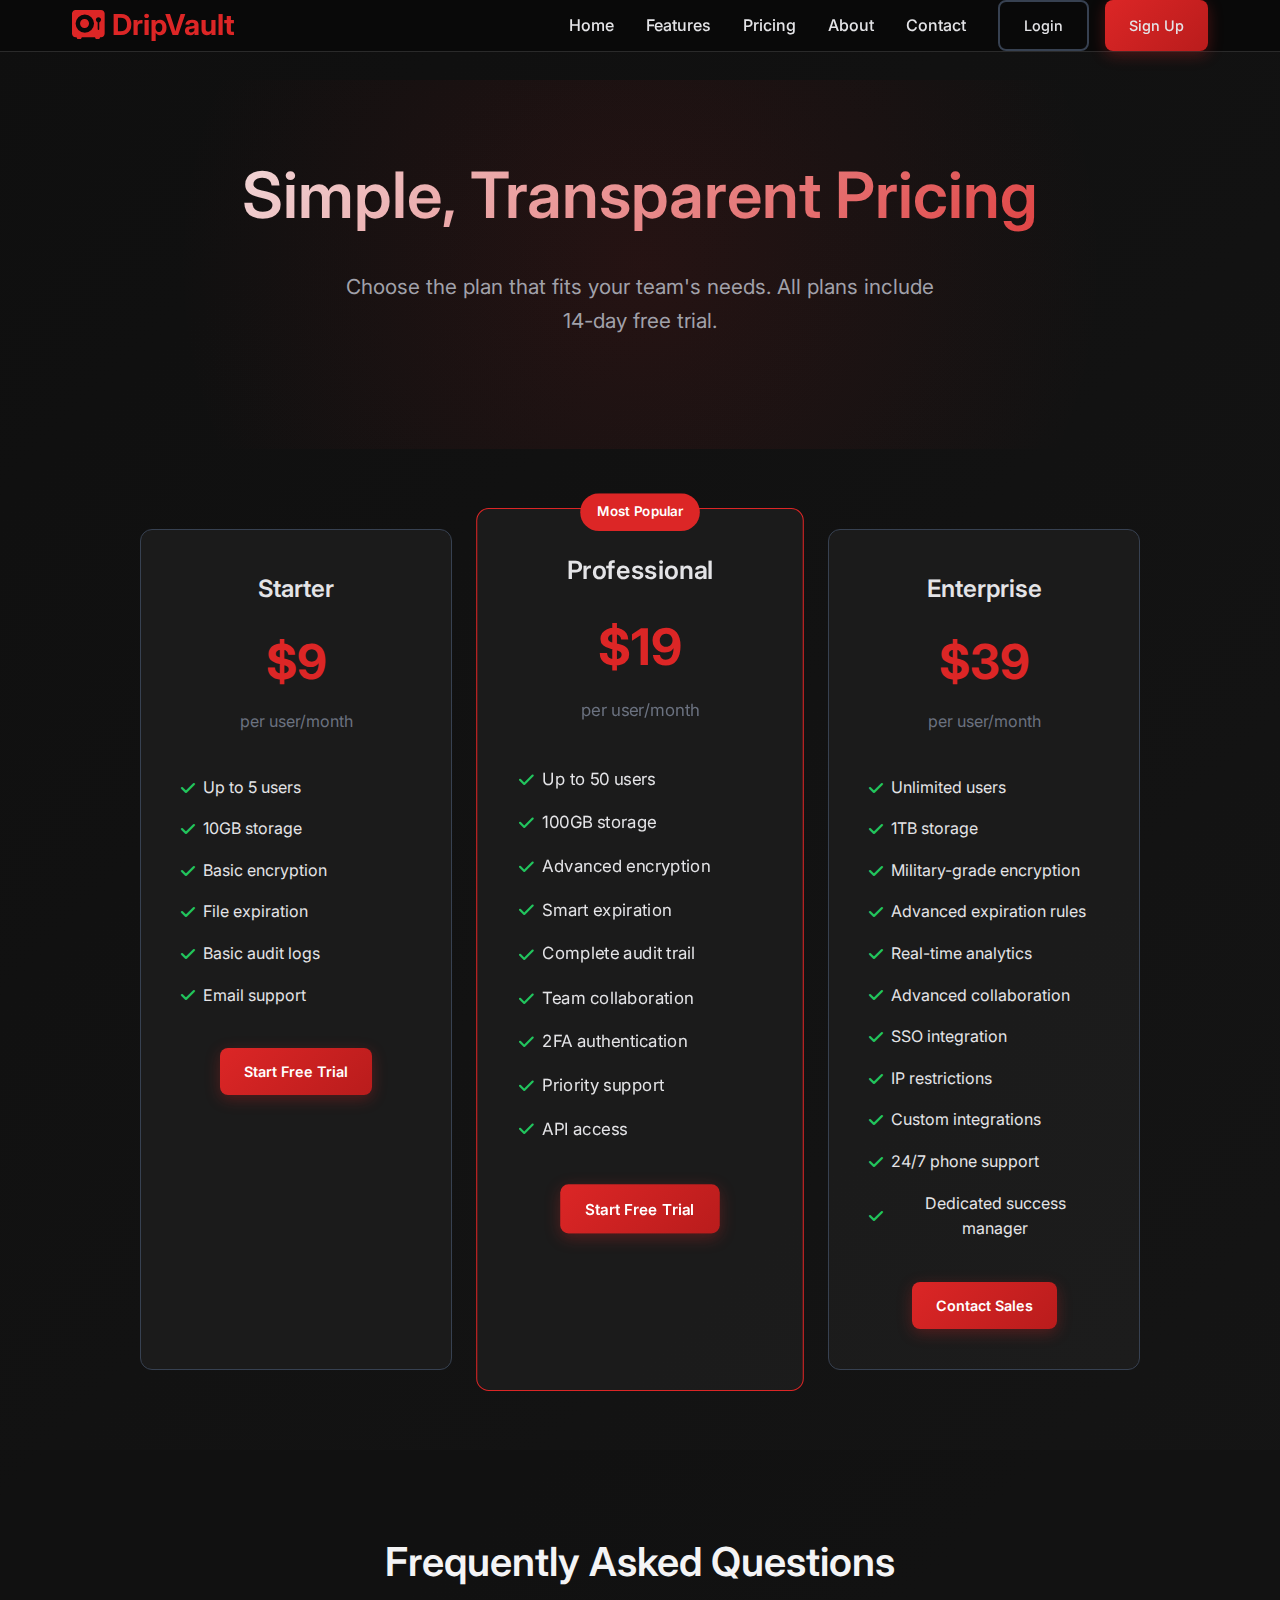
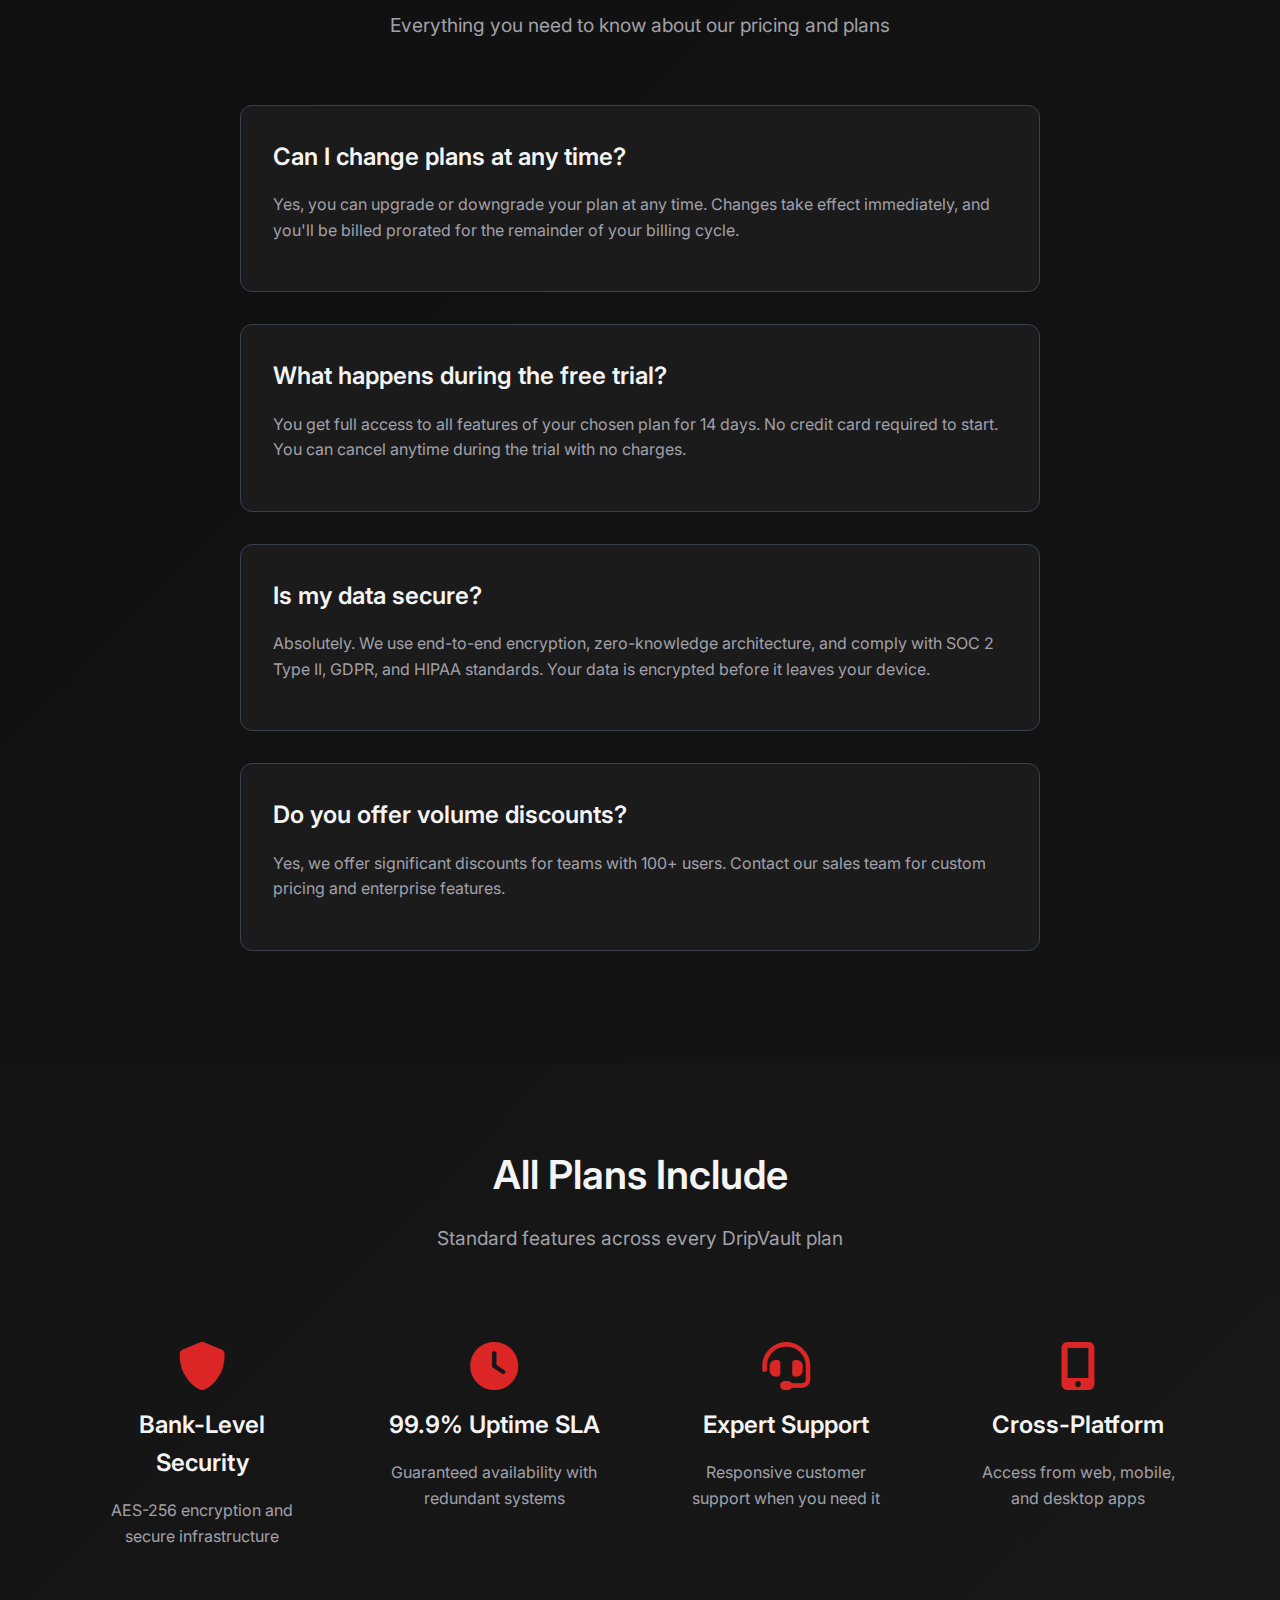
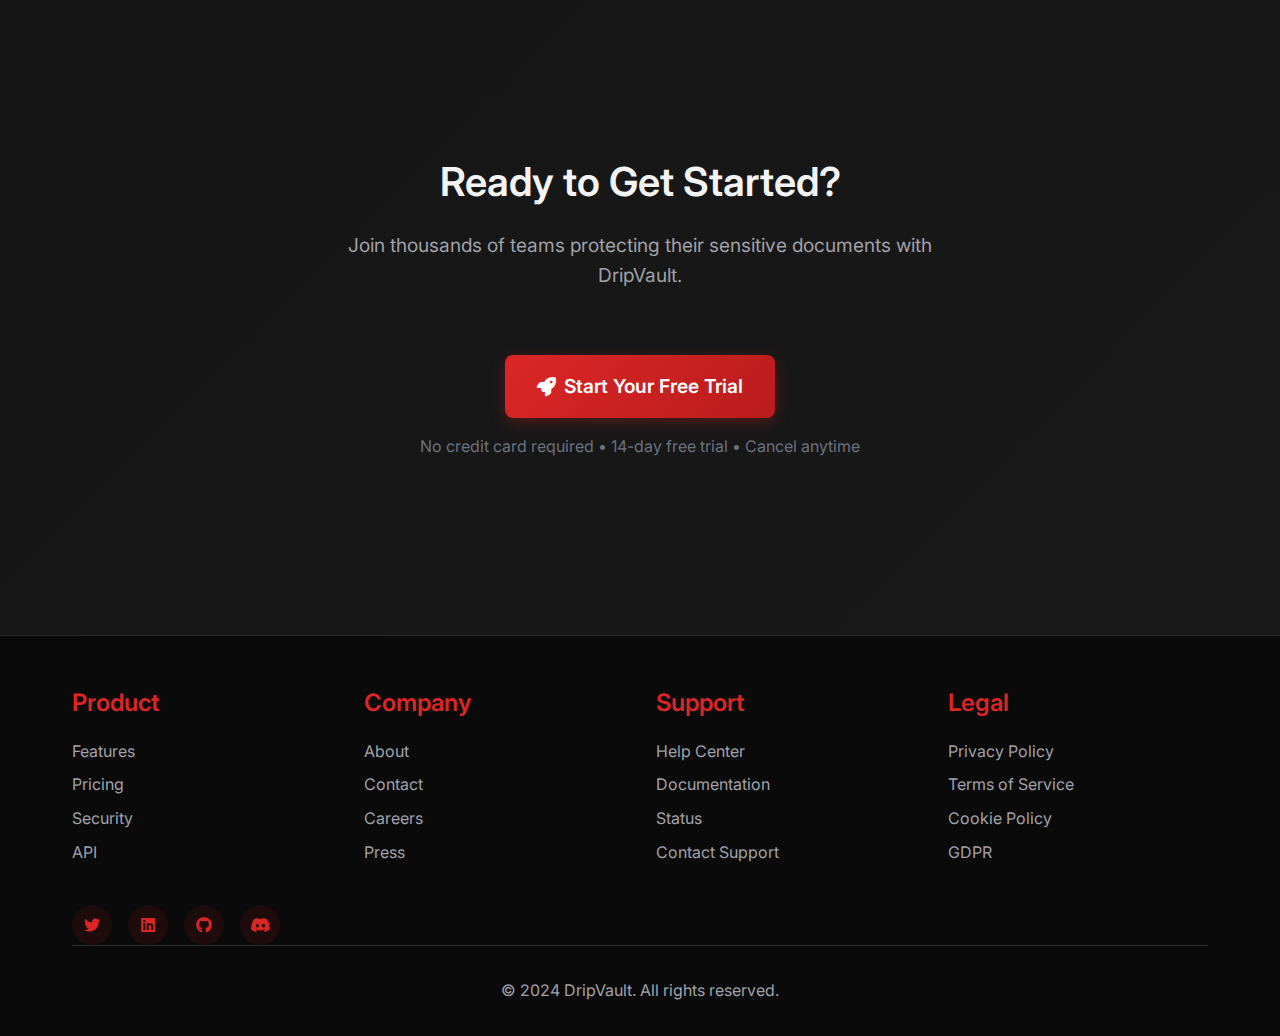
<file: pricing.html>
<!DOCTYPE html>
<html lang="en">
  <head>
    <meta charset="UTF-8" />
    <meta name="viewport" content="width=device-width, initial-scale=1.0" />
    <title>Pricing - DripVault</title>
    <link rel="stylesheet" href="styles.css" />
    <link
      href="https://fonts.googleapis.com/css2?family=Inter:wght@300;400;500;600;700&display=swap"
      rel="stylesheet"
    />
    <link
      rel="stylesheet"
      href="https://cdnjs.cloudflare.com/ajax/libs/font-awesome/6.0.0/css/all.min.css"
    />
    <link
      rel="icon"
      type="image/x-icon"
      href="data:image/svg+xml,<svg xmlns='http://www.w3.org/2000/svg' viewBox='0 0 16 16'><text y='14'>🔒</text></svg>"
    />
  </head>
  <body>
    <header>
      <nav class="container">
        <a href="index.html" class="logo">
          <i class="fas fa-vault"></i>
          DripVault
        </a>
        <ul class="nav-links">
          <li><a href="index.html">Home</a></li>
          <li><a href="features.html">Features</a></li>
          <li><a href="pricing.html">Pricing</a></li>
          <li><a href="about.html">About</a></li>
          <li><a href="contact.html">Contact</a></li>
          <div class="auth-buttons">
            <a href="login.html" class="btn btn-secondary">Login</a>
            <a href="signup.html" class="btn btn-primary">Sign Up</a>
          </div>
        </ul>
        <div class="mobile-menu-toggle">
          <span></span>
          <span></span>
          <span></span>
        </div>
      </nav>
    </header>

    <main>
      <section class="hero" style="padding: 4rem 0">
        <div class="container">
          <h1>Simple, Transparent Pricing</h1>
          <p>
            Choose the plan that fits your team's needs. All plans include
            14-day free trial.
          </p>
        </div>
      </section>

      <section class="section">
        <div class="container">
          <div class="pricing-grid">
            <div class="pricing-card">
              <div class="plan-name">Starter</div>
              <div class="plan-price">$9</div>
              <div class="plan-period">per user/month</div>
              <ul class="plan-features">
                <li><i class="fas fa-check"></i> Up to 5 users</li>
                <li><i class="fas fa-check"></i> 10GB storage</li>
                <li><i class="fas fa-check"></i> Basic encryption</li>
                <li><i class="fas fa-check"></i> File expiration</li>
                <li><i class="fas fa-check"></i> Basic audit logs</li>
                <li><i class="fas fa-check"></i> Email support</li>
              </ul>
              <a href="signup.html" class="btn btn-primary">Start Free Trial</a>
            </div>

            <div class="pricing-card featured">
              <div class="plan-name">Professional</div>
              <div class="plan-price">$19</div>
              <div class="plan-period">per user/month</div>
              <ul class="plan-features">
                <li><i class="fas fa-check"></i> Up to 50 users</li>
                <li><i class="fas fa-check"></i> 100GB storage</li>
                <li><i class="fas fa-check"></i> Advanced encryption</li>
                <li><i class="fas fa-check"></i> Smart expiration</li>
                <li><i class="fas fa-check"></i> Complete audit trail</li>
                <li><i class="fas fa-check"></i> Team collaboration</li>
                <li><i class="fas fa-check"></i> 2FA authentication</li>
                <li><i class="fas fa-check"></i> Priority support</li>
                <li><i class="fas fa-check"></i> API access</li>
              </ul>
              <a href="signup.html" class="btn btn-primary">Start Free Trial</a>
              <div
                style="
                  position: absolute;
                  top: -15px;
                  left: 50%;
                  transform: translateX(-50%);
                  background: #dc2626;
                  color: white;
                  padding: 0.5rem 1rem;
                  border-radius: 20px;
                  font-size: 0.8rem;
                  font-weight: 600;
                "
              >
                Most Popular
              </div>
            </div>

            <div class="pricing-card">
              <div class="plan-name">Enterprise</div>
              <div class="plan-price">$39</div>
              <div class="plan-period">per user/month</div>
              <ul class="plan-features">
                <li><i class="fas fa-check"></i> Unlimited users</li>
                <li><i class="fas fa-check"></i> 1TB storage</li>
                <li><i class="fas fa-check"></i> Military-grade encryption</li>
                <li><i class="fas fa-check"></i> Advanced expiration rules</li>
                <li><i class="fas fa-check"></i> Real-time analytics</li>
                <li><i class="fas fa-check"></i> Advanced collaboration</li>
                <li><i class="fas fa-check"></i> SSO integration</li>
                <li><i class="fas fa-check"></i> IP restrictions</li>
                <li><i class="fas fa-check"></i> Custom integrations</li>
                <li><i class="fas fa-check"></i> 24/7 phone support</li>
                <li><i class="fas fa-check"></i> Dedicated success manager</li>
              </ul>
              <a href="contact.html" class="btn btn-primary">Contact Sales</a>
            </div>
          </div>
        </div>
      </section>

      <section class="section" style="background: rgba(15, 15, 15, 0.5)">
        <div class="container">
          <div class="section-header">
            <h2>Frequently Asked Questions</h2>
            <p>Everything you need to know about our pricing and plans</p>
          </div>

          <div style="max-width: 800px; margin: 0 auto; margin-top: 3rem">
            <div
              style="
                margin-bottom: 2rem;
                background: rgba(30, 30, 30, 0.8);
                padding: 2rem;
                border-radius: 12px;
                border: 1px solid #374151;
              "
            >
              <h4 style="margin-bottom: 1rem; color: #f4f4f5">
                Can I change plans at any time?
              </h4>
              <p>
                Yes, you can upgrade or downgrade your plan at any time. Changes
                take effect immediately, and you'll be billed prorated for the
                remainder of your billing cycle.
              </p>
            </div>

            <div
              style="
                margin-bottom: 2rem;
                background: rgba(30, 30, 30, 0.8);
                padding: 2rem;
                border-radius: 12px;
                border: 1px solid #374151;
              "
            >
              <h4 style="margin-bottom: 1rem; color: #f4f4f5">
                What happens during the free trial?
              </h4>
              <p>
                You get full access to all features of your chosen plan for 14
                days. No credit card required to start. You can cancel anytime
                during the trial with no charges.
              </p>
            </div>

            <div
              style="
                margin-bottom: 2rem;
                background: rgba(30, 30, 30, 0.8);
                padding: 2rem;
                border-radius: 12px;
                border: 1px solid #374151;
              "
            >
              <h4 style="margin-bottom: 1rem; color: #f4f4f5">
                Is my data secure?
              </h4>
              <p>
                Absolutely. We use end-to-end encryption, zero-knowledge
                architecture, and comply with SOC 2 Type II, GDPR, and HIPAA
                standards. Your data is encrypted before it leaves your device.
              </p>
            </div>

            <div
              style="
                margin-bottom: 2rem;
                background: rgba(30, 30, 30, 0.8);
                padding: 2rem;
                border-radius: 12px;
                border: 1px solid #374151;
              "
            >
              <h4 style="margin-bottom: 1rem; color: #f4f4f5">
                Do you offer volume discounts?
              </h4>
              <p>
                Yes, we offer significant discounts for teams with 100+ users.
                Contact our sales team for custom pricing and enterprise
                features.
              </p>
            </div>
          </div>
        </div>
      </section>

      <section class="section">
        <div class="container">
          <div class="section-header">
            <h2>All Plans Include</h2>
            <p>Standard features across every DripVault plan</p>
          </div>

          <div
            style="
              display: grid;
              grid-template-columns: repeat(auto-fit, minmax(250px, 1fr));
              gap: 2rem;
              margin-top: 3rem;
            "
          >
            <div style="text-align: center; padding: 1.5rem">
              <i
                class="fas fa-shield-alt"
                style="font-size: 3rem; color: #dc2626; margin-bottom: 1rem"
              ></i>
              <h4>Bank-Level Security</h4>
              <p>AES-256 encryption and secure infrastructure</p>
            </div>

            <div style="text-align: center; padding: 1.5rem">
              <i
                class="fas fa-clock"
                style="font-size: 3rem; color: #dc2626; margin-bottom: 1rem"
              ></i>
              <h4>99.9% Uptime SLA</h4>
              <p>Guaranteed availability with redundant systems</p>
            </div>

            <div style="text-align: center; padding: 1.5rem">
              <i
                class="fas fa-headset"
                style="font-size: 3rem; color: #dc2626; margin-bottom: 1rem"
              ></i>
              <h4>Expert Support</h4>
              <p>Responsive customer support when you need it</p>
            </div>

            <div style="text-align: center; padding: 1.5rem">
              <i
                class="fas fa-mobile-alt"
                style="font-size: 3rem; color: #dc2626; margin-bottom: 1rem"
              ></i>
              <h4>Cross-Platform</h4>
              <p>Access from web, mobile, and desktop apps</p>
            </div>
          </div>
        </div>
      </section>

      <section class="section">
        <div class="container">
          <div class="section-header">
            <h2>Ready to Get Started?</h2>
            <p>
              Join thousands of teams protecting their sensitive documents with
              DripVault.
            </p>
          </div>

          <div style="text-align: center">
            <a
              href="signup.html"
              class="btn btn-primary"
              style="font-size: 1.2rem; padding: 1rem 2rem"
            >
              <i class="fas fa-rocket"></i>
              Start Your Free Trial
            </a>
            <p style="margin-top: 1rem; color: #6b7280">
              No credit card required • 14-day free trial • Cancel anytime
            </p>
          </div>
        </div>
      </section>
    </main>

    <footer>
      <div class="container">
        <div class="footer-content">
          <div class="footer-section">
            <h4>Product</h4>
            <ul>
              <li><a href="features.html">Features</a></li>
              <li><a href="pricing.html">Pricing</a></li>
              <li><a href="#">Security</a></li>
              <li><a href="#">API</a></li>
            </ul>
          </div>

          <div class="footer-section">
            <h4>Company</h4>
            <ul>
              <li><a href="about.html">About</a></li>
              <li><a href="contact.html">Contact</a></li>
              <li><a href="#">Careers</a></li>
              <li><a href="#">Press</a></li>
            </ul>
          </div>

          <div class="footer-section">
            <h4>Support</h4>
            <ul>
              <li><a href="#">Help Center</a></li>
              <li><a href="#">Documentation</a></li>
              <li><a href="#">Status</a></li>
              <li><a href="contact.html">Contact Support</a></li>
            </ul>
          </div>

          <div class="footer-section">
            <h4>Legal</h4>
            <ul>
              <li><a href="#">Privacy Policy</a></li>
              <li><a href="#">Terms of Service</a></li>
              <li><a href="#">Cookie Policy</a></li>
              <li><a href="#">GDPR</a></li>
            </ul>
          </div>
        </div>

        <div class="social-icons">
          <a href="#"><i class="fab fa-twitter"></i></a>
          <a href="#"><i class="fab fa-linkedin"></i></a>
          <a href="#"><i class="fab fa-github"></i></a>
          <a href="#"><i class="fab fa-discord"></i></a>
        </div>

        <div class="footer-bottom">
          <p>&copy; 2024 DripVault. All rights reserved.</p>
        </div>
      </div>
    </footer>

    <script>
      // Mobile menu toggle
      const mobileToggle = document.querySelector(".mobile-menu-toggle");
      const navLinks = document.querySelector(".nav-links");

      mobileToggle.addEventListener("click", () => {
        navLinks.classList.toggle("active");
      });
    </script>
  </body>
</html>
</file>
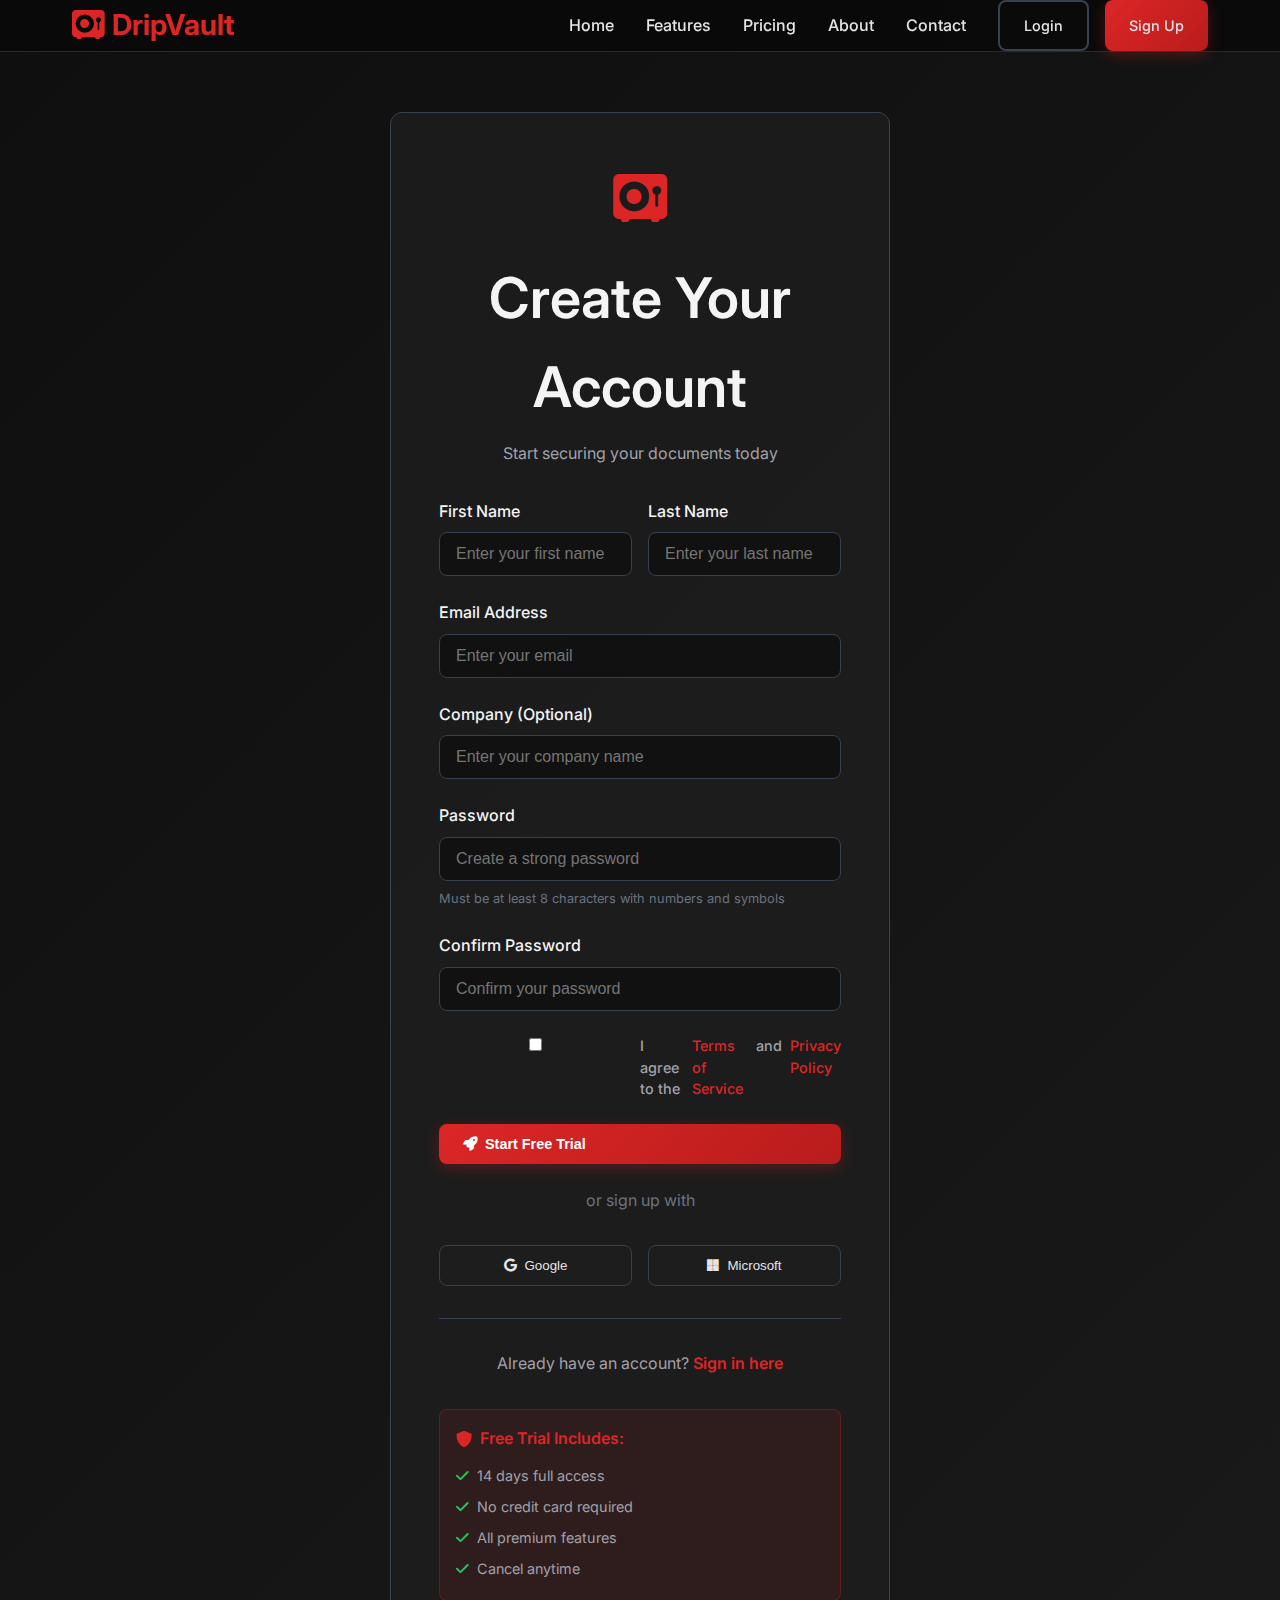
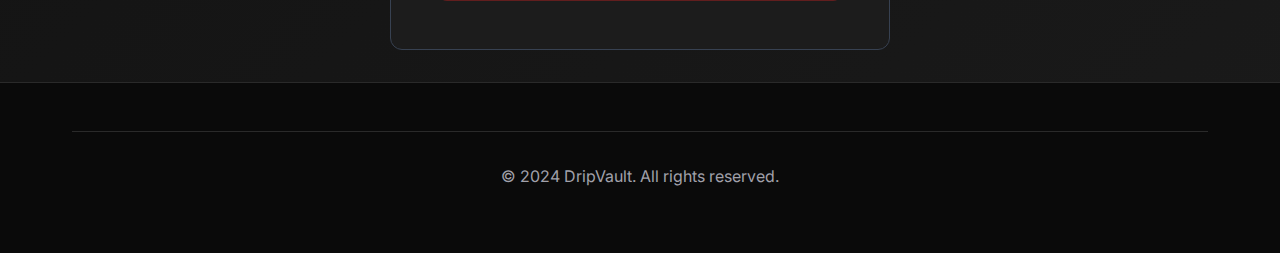
<file: signup.html>
<!DOCTYPE html>
<html lang="en">
  <head>
    <meta charset="UTF-8" />
    <meta name="viewport" content="width=device-width, initial-scale=1.0" />
    <title>Sign Up - DripVault</title>
    <link rel="stylesheet" href="styles.css" />
    <link
      href="https://fonts.googleapis.com/css2?family=Inter:wght@300;400;500;600;700&display=swap"
      rel="stylesheet"
    />
    <link
      rel="stylesheet"
      href="https://cdnjs.cloudflare.com/ajax/libs/font-awesome/6.0.0/css/all.min.css"
    />
    <link
      rel="icon"
      type="image/x-icon"
      href="data:image/svg+xml,<svg xmlns='http://www.w3.org/2000/svg' viewBox='0 0 16 16'><text y='14'>🔒</text></svg>"
    />
  </head>
  <body>
    <header>
      <nav class="container">
        <a href="index.html" class="logo">
          <i class="fas fa-vault"></i>
          DripVault
        </a>
        <ul class="nav-links">
          <li><a href="index.html">Home</a></li>
          <li><a href="features.html">Features</a></li>
          <li><a href="pricing.html">Pricing</a></li>
          <li><a href="about.html">About</a></li>
          <li><a href="contact.html">Contact</a></li>
          <div class="auth-buttons">
            <a href="login.html" class="btn btn-secondary">Login</a>
            <a href="signup.html" class="btn btn-primary">Sign Up</a>
          </div>
        </ul>
        <div class="mobile-menu-toggle">
          <span></span>
          <span></span>
          <span></span>
        </div>
      </nav>
    </header>

    <main
      style="
        display: flex;
        align-items: center;
        justify-content: center;
        min-height: calc(100vh - 160px);
        padding: 2rem 0;
      "
    >
      <div class="form-container">
        <div style="text-align: center; margin-bottom: 2rem">
          <div style="font-size: 3rem; color: #dc2626; margin-bottom: 1rem">
            <i class="fas fa-vault"></i>
          </div>
          <h1 style="margin-bottom: 0.5rem">Create Your Account</h1>
          <p style="color: #a1a1aa">Start securing your documents today</p>
        </div>

        <form action="#" method="POST">
          <div style="display: grid; grid-template-columns: 1fr 1fr; gap: 1rem">
            <div class="form-group">
              <label for="firstName">First Name</label>
              <input
                type="text"
                id="firstName"
                name="firstName"
                required
                placeholder="Enter your first name"
              />
            </div>

            <div class="form-group">
              <label for="lastName">Last Name</label>
              <input
                type="text"
                id="lastName"
                name="lastName"
                required
                placeholder="Enter your last name"
              />
            </div>
          </div>

          <div class="form-group">
            <label for="email">Email Address</label>
            <input
              type="email"
              id="email"
              name="email"
              required
              placeholder="Enter your email"
            />
          </div>

          <div class="form-group">
            <label for="company">Company (Optional)</label>
            <input
              type="text"
              id="company"
              name="company"
              placeholder="Enter your company name"
            />
          </div>

          <div class="form-group">
            <label for="password">Password</label>
            <input
              type="password"
              id="password"
              name="password"
              required
              placeholder="Create a strong password"
            />
            <div style="margin-top: 0.5rem; font-size: 0.8rem; color: #6b7280">
              Must be at least 8 characters with numbers and symbols
            </div>
          </div>

          <div class="form-group">
            <label for="confirmPassword">Confirm Password</label>
            <input
              type="password"
              id="confirmPassword"
              name="confirmPassword"
              required
              placeholder="Confirm your password"
            />
          </div>

          <div class="form-group">
            <label
              style="
                display: flex;
                align-items: flex-start;
                gap: 0.5rem;
                cursor: pointer;
                color: #a1a1aa;
                font-size: 0.9rem;
                line-height: 1.5;
              "
            >
              <input
                type="checkbox"
                required
                style="accent-color: #dc2626; margin-top: 0.2rem"
              />
              I agree to the
              <a href="#" style="color: #dc2626; text-decoration: none"
                >Terms of Service</a
              >
              and
              <a href="#" style="color: #dc2626; text-decoration: none"
                >Privacy Policy</a
              >
            </label>
          </div>

          <button
            type="submit"
            class="btn btn-primary"
            style="width: 100%; margin-bottom: 1.5rem"
          >
            <i class="fas fa-rocket"></i>
            Start Free Trial
          </button>

          <div style="text-align: center; margin-bottom: 2rem">
            <span style="color: #6b7280">or sign up with</span>
          </div>

          <div
            style="
              display: grid;
              grid-template-columns: 1fr 1fr;
              gap: 1rem;
              margin-bottom: 2rem;
            "
          >
            <button
              type="button"
              style="
                display: flex;
                align-items: center;
                justify-content: center;
                gap: 0.5rem;
                padding: 0.75rem;
                border: 1px solid #374151;
                border-radius: 8px;
                background: rgba(30, 30, 30, 0.8);
                color: #e4e4e7;
                text-decoration: none;
                transition: all 0.3s ease;
                cursor: pointer;
              "
            >
              <i class="fab fa-google"></i>
              Google
            </button>
            <button
              type="button"
              style="
                display: flex;
                align-items: center;
                justify-content: center;
                gap: 0.5rem;
                padding: 0.75rem;
                border: 1px solid #374151;
                border-radius: 8px;
                background: rgba(30, 30, 30, 0.8);
                color: #e4e4e7;
                text-decoration: none;
                transition: all 0.3s ease;
                cursor: pointer;
              "
            >
              <i class="fab fa-microsoft"></i>
              Microsoft
            </button>
          </div>
        </form>

        <div
          style="
            text-align: center;
            margin-top: 2rem;
            padding-top: 2rem;
            border-top: 1px solid #374151;
          "
        >
          <p style="color: #a1a1aa">
            Already have an account?
            <a
              href="login.html"
              style="color: #dc2626; text-decoration: none; font-weight: 600"
              >Sign in here</a
            >
          </p>
        </div>

        <div
          style="
            background: rgba(220, 38, 38, 0.1);
            border: 1px solid rgba(220, 38, 38, 0.3);
            border-radius: 8px;
            padding: 1rem;
            margin-top: 2rem;
          "
        >
          <div
            style="
              display: flex;
              align-items: center;
              gap: 0.5rem;
              margin-bottom: 0.5rem;
              color: #dc2626;
              font-weight: 600;
            "
          >
            <i class="fas fa-shield-alt"></i>
            Free Trial Includes:
          </div>
          <ul
            style="
              list-style: none;
              padding: 0;
              margin: 0;
              color: #a1a1aa;
              font-size: 0.9rem;
            "
          >
            <li style="padding: 0.25rem 0">
              <i
                class="fas fa-check"
                style="color: #22c55e; margin-right: 0.5rem"
              ></i
              >14 days full access
            </li>
            <li style="padding: 0.25rem 0">
              <i
                class="fas fa-check"
                style="color: #22c55e; margin-right: 0.5rem"
              ></i
              >No credit card required
            </li>
            <li style="padding: 0.25rem 0">
              <i
                class="fas fa-check"
                style="color: #22c55e; margin-right: 0.5rem"
              ></i
              >All premium features
            </li>
            <li style="padding: 0.25rem 0">
              <i
                class="fas fa-check"
                style="color: #22c55e; margin-right: 0.5rem"
              ></i
              >Cancel anytime
            </li>
          </ul>
        </div>
      </div>
    </main>

    <footer style="margin-top: 0">
      <div class="container">
        <div
          class="footer-bottom"
          style="padding: 2rem 0; border-top: 1px solid #2a2a2a"
        >
          <p>&copy; 2024 DripVault. All rights reserved.</p>
        </div>
      </div>
    </footer>

    <script>
      // Mobile menu toggle
      const mobileToggle = document.querySelector(".mobile-menu-toggle");
      const navLinks = document.querySelector(".nav-links");

      mobileToggle.addEventListener("click", () => {
        navLinks.classList.toggle("active");
      });

      // Form validation and submission
      document.querySelector("form").addEventListener("submit", function (e) {
        e.preventDefault();

        const password = document.getElementById("password").value;
        const confirmPassword =
          document.getElementById("confirmPassword").value;

        if (password !== confirmPassword) {
          alert("Passwords do not match. Please try again.");
          return;
        }

        if (password.length < 8) {
          alert("Password must be at least 8 characters long.");
          return;
        }

        alert(
          "Account created successfully! Welcome to DripVault. Check your email to verify your account."
        );
      });
    </script>
  </body>
</html>
</file>
<file: styles.css>
/* Reset and Base Styles */
* {
    margin: 0;
    padding: 0;
    box-sizing: border-box;
}

body {
    font-family: 'Inter', 'Segoe UI', Tahoma, Geneva, Verdana, sans-serif;
    line-height: 1.6;
    color: #e4e4e7;
    background: linear-gradient(135deg, #0f0f0f 0%, #1a1a1a 100%);
    min-height: 100vh;
}

/* Typography */
h1, h2, h3, h4, h5, h6 {
    font-weight: 600;
    color: #f4f4f5;
    margin-bottom: 1rem;
}

h1 { font-size: 3.5rem; }
h2 { font-size: 2.5rem; }
h3 { font-size: 2rem; }
h4 { font-size: 1.5rem; }

p {
    margin-bottom: 1rem;
    color: #a1a1aa;
}

/* Container */
.container {
    max-width: 1200px;
    margin: 0 auto;
    padding: 0 2rem;
}

/* Header & Navigation */
header {
    background: rgba(10, 10, 10, 0.95);
    backdrop-filter: blur(10px);
    border-bottom: 1px solid #2a2a2a;
    position: fixed;
    top: 0;
    width: 100%;
    z-index: 1000;
    transition: all 0.3s ease;
}

nav {
    display: flex;
    justify-content: space-between;
    align-items: center;
    padding: 1rem 0;
}

.logo {
    font-size: 1.8rem;
    font-weight: 700;
    color: #dc2626;
    text-decoration: none;
    display: flex;
    align-items: center;
    gap: 0.5rem;
}

.nav-links {
    display: flex;
    list-style: none;
    gap: 2rem;
    align-items: center;
}

.nav-links a {
    color: #e4e4e7;
    text-decoration: none;
    font-weight: 500;
    transition: color 0.3s ease;
    position: relative;
}

.nav-links a:hover {
    color: #dc2626;
}

.nav-links a::after {
    content: '';
    position: absolute;
    bottom: -5px;
    left: 0;
    width: 0;
    height: 2px;
    background: #dc2626;
    transition: width 0.3s ease;
}

.nav-links a:hover::after {
    width: 100%;
}

.auth-buttons {
    display: flex;
    gap: 1rem;
}

.btn {
    padding: 0.75rem 1.5rem;
    border: none;
    border-radius: 8px;
    text-decoration: none;
    font-weight: 600;
    transition: all 0.3s ease;
    cursor: pointer;
    display: inline-flex;
    align-items: center;
    gap: 0.5rem;
    font-size: 0.9rem;
}

.btn-primary {
    background: linear-gradient(135deg, #dc2626 0%, #b91c1c 100%);
    color: white;
    box-shadow: 0 4px 15px rgba(220, 38, 38, 0.3);
}

.btn-primary:hover {
    background: linear-gradient(135deg, #b91c1c 0%, #991b1b 100%);
    transform: translateY(-2px);
    box-shadow: 0 6px 20px rgba(220, 38, 38, 0.4);
}

.btn-secondary {
    background: transparent;
    color: #e4e4e7;
    border: 2px solid #374151;
}

.btn-secondary:hover {
    border-color: #dc2626;
    color: #dc2626;
}

/* Main Content */
main {
    margin-top: 80px;
    min-height: calc(100vh - 80px);
}

/* Hero Section */
.hero {
    padding: 6rem 0;
    text-align: center;
    background: radial-gradient(circle at center, rgba(220, 38, 38, 0.1) 0%, transparent 70%);
}

.hero h1 {
    font-size: 4rem;
    margin-bottom: 1.5rem;
    background: linear-gradient(135deg, #f4f4f5 0%, #dc2626 100%);
    -webkit-background-clip: text;
    -webkit-text-fill-color: transparent;
    background-clip: text;
}

.hero p {
    font-size: 1.3rem;
    margin-bottom: 3rem;
    max-width: 600px;
    margin-left: auto;
    margin-right: auto;
}

.hero-cta {
    display: flex;
    gap: 1rem;
    justify-content: center;
    flex-wrap: wrap;
    margin-bottom: 4rem;
}

.screenshot {
    max-width: 800px;
    width: 100%;
    height: 400px;
    background: linear-gradient(135deg, #1f1f1f 0%, #2a2a2a 100%);
    border-radius: 12px;
    border: 1px solid #374151;
    margin: 0 auto;
    display: flex;
    align-items: center;
    justify-content: center;
    color: #6b7280;
    font-size: 1.2rem;
}

/* Section Styles */
.section {
    padding: 5rem 0;
}

.section-header {
    text-align: center;
    margin-bottom: 4rem;
}

.section-header h2 {
    margin-bottom: 1rem;
}

.section-header p {
    font-size: 1.2rem;
    max-width: 600px;
    margin: 0 auto;
}

/* Features Grid */
.features-grid {
    display: grid;
    grid-template-columns: repeat(auto-fit, minmax(300px, 1fr));
    gap: 3rem;
    margin-top: 4rem;
}

.feature-card {
    background: rgba(30, 30, 30, 0.8);
    padding: 2.5rem;
    border-radius: 12px;
    border: 1px solid #374151;
    text-align: center;
    transition: transform 0.3s ease, box-shadow 0.3s ease;
}

.feature-card:hover {
    transform: translateY(-5px);
    box-shadow: 0 10px 30px rgba(220, 38, 38, 0.2);
}

.feature-icon {
    font-size: 3rem;
    color: #dc2626;
    margin-bottom: 1.5rem;
}

.feature-card h3 {
    margin-bottom: 1rem;
}

/* Pricing */
.pricing-grid {
    display: grid;
    grid-template-columns: repeat(auto-fit, minmax(300px, 1fr));
    gap: 2rem;
    max-width: 1000px;
    margin: 0 auto;
}

.pricing-card {
    background: rgba(30, 30, 30, 0.8);
    border: 1px solid #374151;
    border-radius: 12px;
    padding: 2.5rem;
    text-align: center;
    position: relative;
    transition: transform 0.3s ease, box-shadow 0.3s ease;
}

.pricing-card.featured {
    border-color: #dc2626;
    transform: scale(1.05);
}

.pricing-card:hover {
    transform: translateY(-5px);
    box-shadow: 0 10px 30px rgba(0, 0, 0, 0.3);
}

.pricing-card.featured:hover {
    transform: scale(1.05) translateY(-5px);
}

.plan-name {
    font-size: 1.5rem;
    font-weight: 600;
    margin-bottom: 1rem;
}

.plan-price {
    font-size: 3rem;
    font-weight: 700;
    color: #dc2626;
    margin-bottom: 0.5rem;
}

.plan-period {
    color: #6b7280;
    margin-bottom: 2rem;
}

.plan-features {
    list-style: none;
    margin-bottom: 2rem;
}

.plan-features li {
    padding: 0.5rem 0;
    display: flex;
    align-items: center;
    gap: 0.5rem;
}

.plan-features i {
    color: #22c55e;
}

/* Forms */
.form-container {
    max-width: 500px;
    margin: 0 auto;
    background: rgba(30, 30, 30, 0.8);
    padding: 3rem;
    border-radius: 12px;
    border: 1px solid #374151;
}

.form-group {
    margin-bottom: 1.5rem;
}

.form-group label {
    display: block;
    margin-bottom: 0.5rem;
    font-weight: 500;
    color: #f4f4f5;
}

.form-group input,
.form-group textarea {
    width: 100%;
    padding: 0.75rem 1rem;
    border: 1px solid #374151;
    border-radius: 8px;
    background: rgba(15, 15, 15, 0.8);
    color: #e4e4e7;
    font-size: 1rem;
    transition: border-color 0.3s ease, box-shadow 0.3s ease;
}

.form-group input:focus,
.form-group textarea:focus {
    outline: none;
    border-color: #dc2626;
    box-shadow: 0 0 0 3px rgba(220, 38, 38, 0.1);
}

.form-group textarea {
    resize: vertical;
    min-height: 100px;
}

/* Team Grid */
.team-grid {
    display: grid;
    grid-template-columns: repeat(auto-fit, minmax(250px, 1fr));
    gap: 2rem;
    margin-top: 3rem;
}

.team-member {
    text-align: center;
    background: rgba(30, 30, 30, 0.8);
    padding: 2rem;
    border-radius: 12px;
    border: 1px solid #374151;
}

.team-avatar {
    width: 120px;
    height: 120px;
    border-radius: 50%;
    background: linear-gradient(135deg, #dc2626 0%, #b91c1c 100%);
    margin: 0 auto 1rem;
    display: flex;
    align-items: center;
    justify-content: center;
    font-size: 3rem;
    color: white;
}

/* Footer */
footer {
    background: rgba(10, 10, 10, 0.95);
    border-top: 1px solid #2a2a2a;
    padding: 3rem 0 1rem;
    margin-top: 5rem;
}

.footer-content {
    display: grid;
    grid-template-columns: repeat(auto-fit, minmax(250px, 1fr));
    gap: 2rem;
    margin-bottom: 2rem;
}

.footer-section h4 {
    margin-bottom: 1rem;
    color: #dc2626;
}

.footer-section ul {
    list-style: none;
}

.footer-section ul li {
    margin-bottom: 0.5rem;
}

.footer-section ul li a {
    color: #a1a1aa;
    text-decoration: none;
    transition: color 0.3s ease;
}

.footer-section ul li a:hover {
    color: #dc2626;
}

.social-icons {
    display: flex;
    gap: 1rem;
    margin-top: 1rem;
}

.social-icons a {
    display: flex;
    align-items: center;
    justify-content: center;
    width: 40px;
    height: 40px;
    background: rgba(220, 38, 38, 0.1);
    border-radius: 50%;
    color: #dc2626;
    text-decoration: none;
    transition: all 0.3s ease;
}

.social-icons a:hover {
    background: #dc2626;
    color: white;
}

.footer-bottom {
    text-align: center;
    padding-top: 2rem;
    border-top: 1px solid #2a2a2a;
    color: #6b7280;
}

/* Mobile Navigation */
.mobile-menu-toggle {
    display: none;
    flex-direction: column;
    cursor: pointer;
    gap: 4px;
}

.mobile-menu-toggle span {
    width: 25px;
    height: 3px;
    background: #e4e4e7;
    transition: all 0.3s ease;
}

/* Animations */
@keyframes fadeInUp {
    from {
        opacity: 0;
        transform: translateY(30px);
    }
    to {
        opacity: 1;
        transform: translateY(0);
    }
}

.fade-in-up {
    animation: fadeInUp 0.6s ease forwards;
}

/* Responsive Design */
@media (max-width: 768px) {
    .container {
        padding: 0 1rem;
    }
    
    .mobile-menu-toggle {
        display: flex;
    }
    
    .nav-links {
        position: fixed;
        top: 80px;
        left: -100%;
        width: 100%;
        height: calc(100vh - 80px);
        background: rgba(10, 10, 10, 0.98);
        flex-direction: column;
        justify-content: flex-start;
        padding: 2rem;
        transition: left 0.3s ease;
    }
    
    .nav-links.active {
        left: 0;
    }
    
    .auth-buttons {
        flex-direction: column;
        width: 100%;
        margin-top: 2rem;
    }
    
    .hero h1 {
        font-size: 2.5rem;
    }
    
    .hero-cta {
        flex-direction: column;
        align-items: center;
    }
    
    .pricing-card.featured {
        transform: none;
    }
    
    .pricing-card.featured:hover {
        transform: translateY(-5px);
    }
    
    h1 { font-size: 2.5rem; }
    h2 { font-size: 2rem; }
    h3 { font-size: 1.5rem; }
}

@media (max-width: 480px) {
    .hero {
        padding: 4rem 0;
    }
    
    .hero h1 {
        font-size: 2rem;
    }
    
    .section {
        padding: 3rem 0;
    }
    
    .form-container {
        padding: 2rem;
    }
    
    /* Contact page mobile fixes */
    .container > div[style*="grid-template-columns: 1fr 1fr"] {
        grid-template-columns: 1fr !important;
        gap: 2rem !important;
    }
}
</file>
